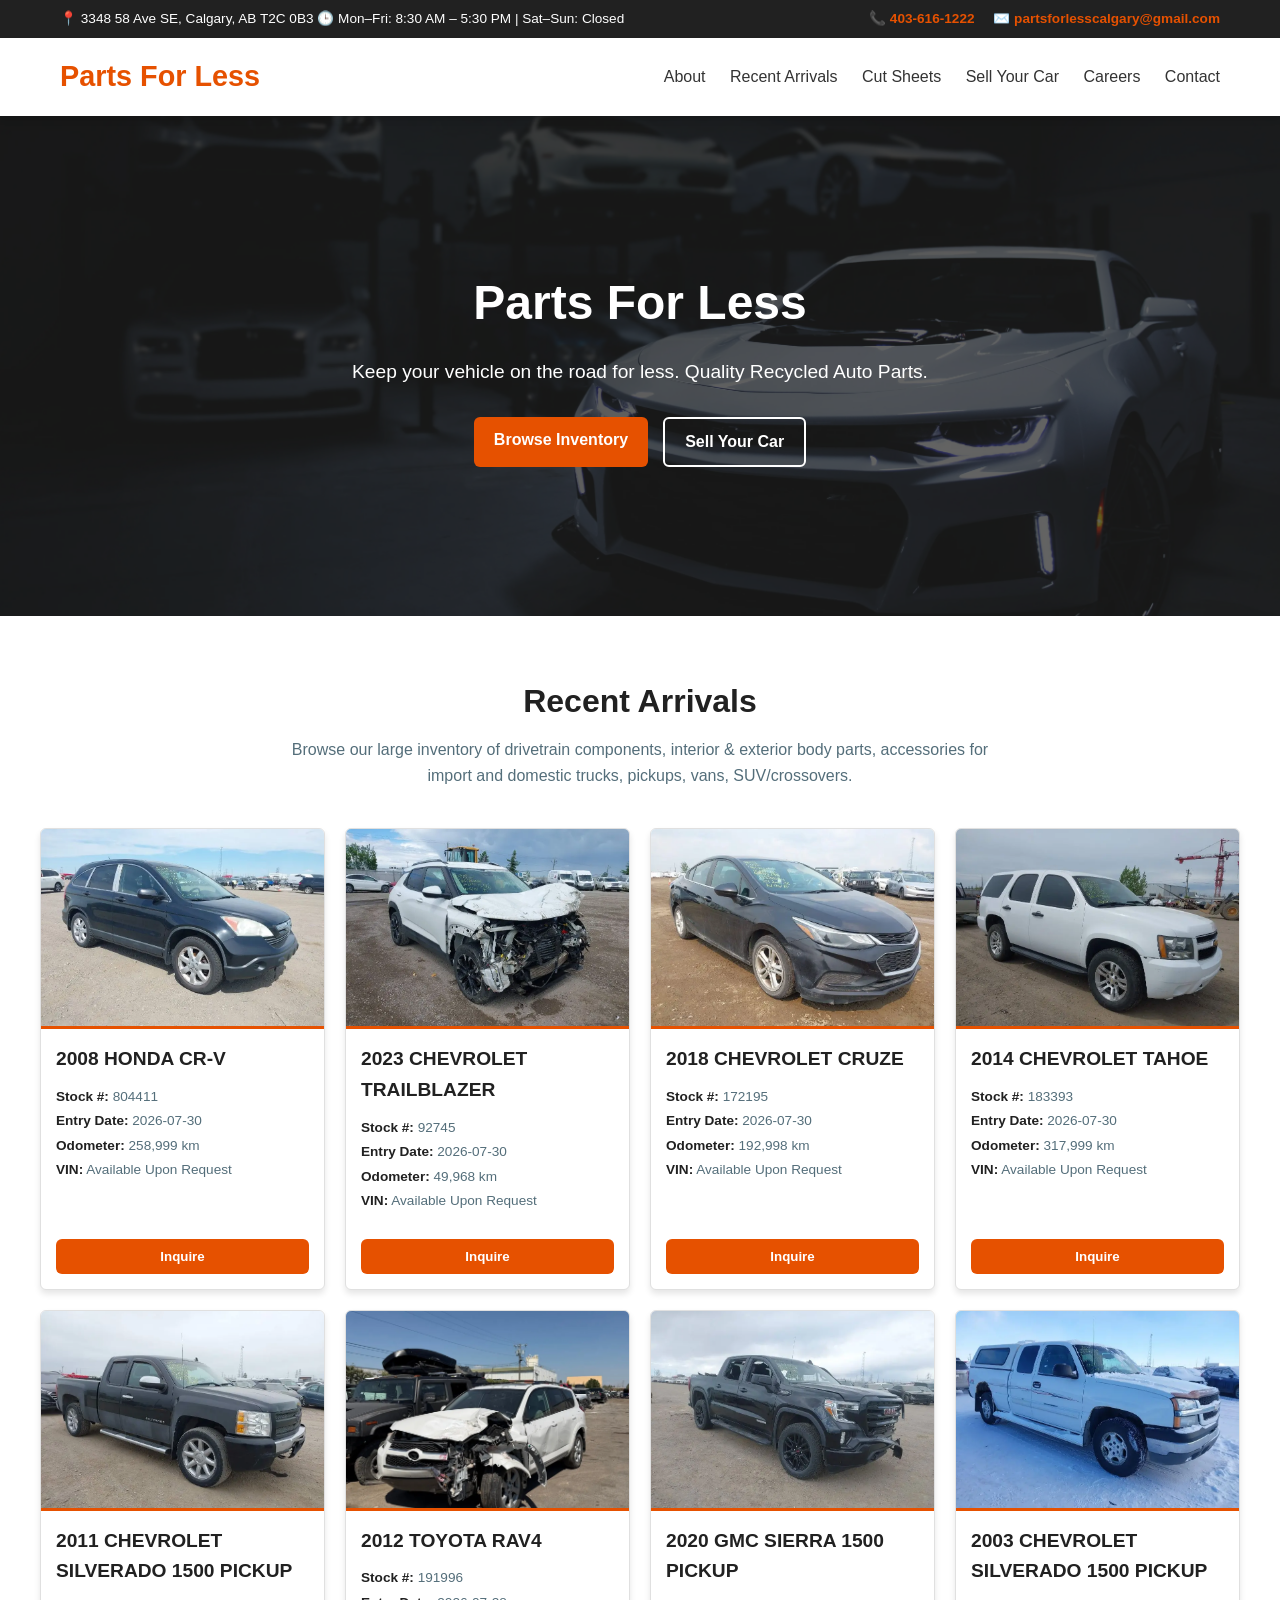
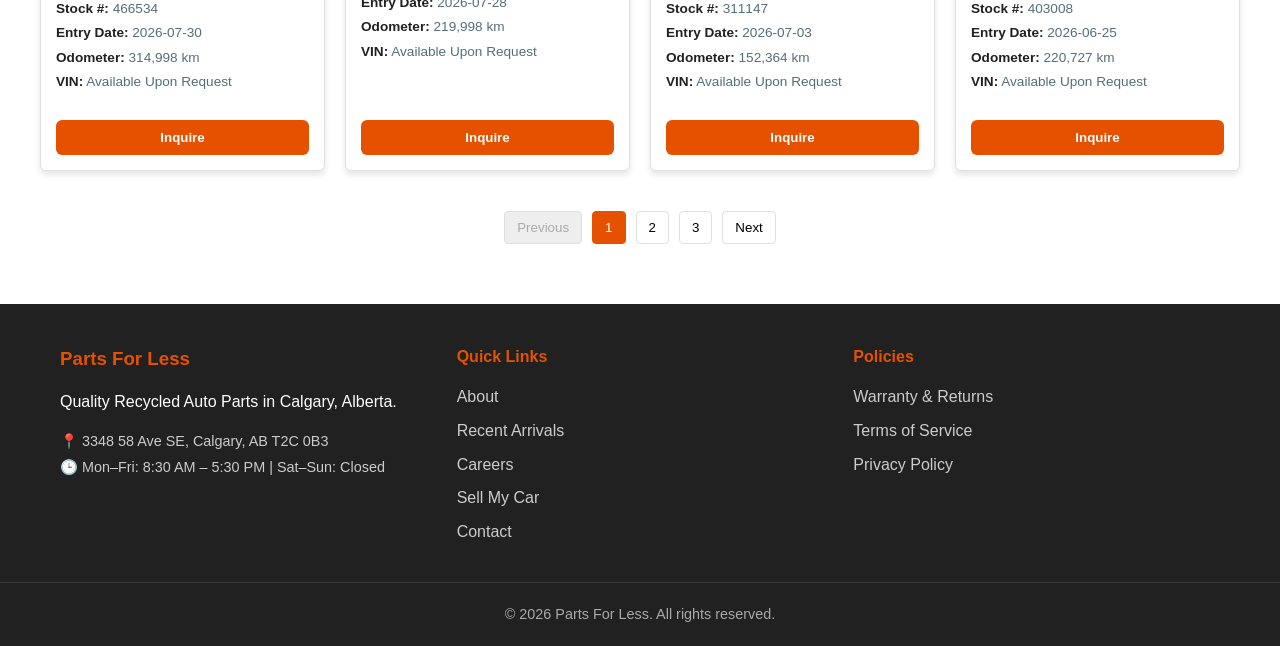
<file: index.html>
<!DOCTYPE html>
<html lang="en">

<head>
  <meta charset="UTF-8">
  <meta name="viewport" content="width=device-width, initial-scale=1.0">
  <title>Inventory | Parts For Less</title>
  <link rel="stylesheet" href="assets/css/styles.css">
</head>

<body>

  <div class="top-bar">
    <div class="container top-bar-content">
      <div class="contact-info">
        <span>📍 3348 58 Ave SE, Calgary, AB T2C 0B3</span>
        <span>🕒 Mon–Fri: 8:30 AM – 5:30 PM | Sat–Sun: Closed</span>
      </div>
      <div class="contact-links">
        <a href="tel:4036161222">📞 403-616-1222</a>
        <a href="mailto:partsforlesscalgary@gmail.com">✉️ partsforlesscalgary@gmail.com</a>
      </div>
    </div>
  </div>

  <header class="header sticky">
    <div class="container header-container">
      <div class="logo">
        <h1><a href="/">Parts For Less</a></h1>
        <!-- <p>Quality Recycled Auto Parts</p> -->
      </div>
      <nav class="nav-links">
        <a href="about.html">About</a>
        <a href="index.html#inventory-section">Recent Arrivals</a>
        <a href="cut-sheets.html">Cut Sheets</a>
        <a href="sell.html">Sell Your Car</a>
        <a href="careers.html">Careers</a>
        <a href="contact.html">Contact</a>
      </nav>
    </div>
  </header>

  <section class="hero">
    <div class="hero-overlay">
      <div class="container hero-content">
        <h2>Parts For Less</h2>
        <p>Keep your vehicle on the road for less. Quality Recycled Auto Parts.</p>
        <div class="hero-buttons">
          <a href="#inventory-section" class="btn btn-primary">Browse Inventory</a>
          <a href="sell.html" class="btn btn-outline">Sell Your Car</a>
        </div>
      </div>
    </div>
  </section>

  <section id="inventory-section" class="section container">
    <div class="section-header">
      <h2>Recent Arrivals</h2>
      <p>Browse our large inventory of drivetrain components, interior & exterior body parts, accessories for import and
        domestic trucks, pickups, vans, SUV/crossovers.</p>
    </div>

    <div id="inventory-grid" class="inventory-grid"></div>

    <div id="pagination-controls" class="pagination"></div>
  </section>

  <footer class="footer">
    <div class="container footer-content">
      <div class="footer-col">
        <h3>Parts For Less</h3>
        <p>Quality Recycled Auto Parts in Calgary, Alberta.</p>
        <p style="margin-top: 15px; font-size: 0.9rem; color: #ccc; line-height: 1.8;">
          📍 3348 58 Ave SE, Calgary, AB T2C 0B3<br>
          🕒 Mon–Fri: 8:30 AM – 5:30 PM | Sat–Sun: Closed
        </p>
      </div>
      <div class="footer-col">
        <h4>Quick Links</h4>
        <a href="about.html">About</a>
        <a href="index.html#inventory-section">Recent Arrivals</a>
        <a href="careers.html">Careers</a>
        <a href="sell.html">Sell My Car</a>
        <a href="contact.html">Contact</a>
      </div>
      <div class="footer-col">
        <h4>Policies</h4>
        <a href="#" class="policy-trigger" data-policy="warranty">Warranty & Returns</a>
        <a href="#" class="policy-trigger" data-policy="tos">Terms of Service</a>
        <a href="#" class="policy-trigger" data-policy="privacy">Privacy Policy</a>
      </div>
    </div>
    <div class="footer-bottom">
      <p>&copy; 2026 Parts For Less. All rights reserved.</p>
    </div>
  </footer>

  <!-- Inquire Modal -->
  <div id="inquire-modal" class="modal-overlay">
    <div class="modal-content">
      <div class="modal-header">
        <h3 id="modal-vehicle-title">Vehicle Title</h3>
        <button class="close-btn close-modal-trigger" id="close-modal-x">&times;</button>
      </div>
      <div class="modal-body">
        <form id="inquire-form">
          <div class="form-group"><label>Name</label><input type="text" required></div>
          <div class="form-group"><label>Email</label><input type="email" required></div>
          <div class="form-group"><label>Phone Number</label><input type="tel" required></div>
          <div class="form-group"><label>Message</label><textarea rows="4" required></textarea></div>
        </form>
      </div>

      <div class="modal-footer">
        <button type="button" class="btn btn-outline close-modal-trigger" id="close-modal-btn">Close</button>
        <button type="submit" form="inquire-form" class="btn btn-primary">Send Inquiry</button>
      </div>
    </div>
  </div>

  <div id="warranty-modal" class="modal-overlay">
    <div class="modal-content">
      <div class="modal-header">
        <h3>Returns & Exchange Policy</h3>
        <button class="close-btn close-modal-trigger">&times;</button>
      </div>
      <div class="modal-body scrollable policy-content">
        <p>At Parts For Less, we stand behind the quality of our auto parts. Please review our policy carefully, as it
          outlines strict conditions regarding exchanges, warranties, and final sales.</p>

        <h4>Sales, Returns & Exchanges Overview</h4>
        <p>While most purchases are final, Parts For Less does offer exchanges under specific circumstances.
          Installation is permitted solely for the purpose of verifying that the part is functional and correct. Any use
          beyond testing (continued driving, damage, or modification) may void eligibility.</p>

        <h4>Exchanges for Defective or Incorrect Parts</h4>
        <p>Exchanges are permitted within 7 days of purchase under the following conditions:</p>
        <p><strong>1. Defective Part</strong><br>An exchange may be approved if:</p>
        <ul>
          <li>The part is defective and not functioning properly</li>
          <li>The defect is identified during initial installation or testing only</li>
          <li>The request is made within 7 days of purchase</li>
        </ul>
        <p><strong>2. Incorrect Part Ordered</strong><br>If a customer orders the wrong part, Parts For Less may offer
          an exchange provided that (we may ask for video proof or photos):</p>
        <ul>
          <li>The part was installed only to verify fitment or functionality</li>
          <li>The part shows no signs of damage, misuse, or modification</li>
          <li>The exchange request is made within 7 days of purchase</li>
        </ul>
        <p><em>No refunds are issued. Exchanges are subject to inspection and approval. No exchanges will be accepted
            after 7 days.</em></p>

        <h4>Non-Exchangeable Items</h4>
        <p>The following items are not eligible for exchange under any circumstances:</p>
        <ul>
          <li>Parts that have been damaged beyond installation testing</li>
          <li>Electrical components (stereo, radio, amplifier, control modules/computers, fuse box, camera/sensors)</li>
          <li>Customized or special-order parts</li>
          <li>Parts damaged due to improper installation, misuse, or continued operation after a defect is identified
          </li>
        </ul>

        <h4>Parts Warranty (Powertrain Only)</h4>
        <p>Parts For Less provides a 90-day parts-only warranty unless otherwise stated strictly limited to the
          following powertrain components:</p>
        <ul>
          <li>Engines</li>
          <li>Transmissions</li>
          <li>Transfer cases</li>
          <li>Differentials</li>
        </ul>
        <p>This warranty covers the replacement of the defective part only, where the defect is determined to have
          existed at the time of sale and is attributable to Parts For Less. <strong>All other parts are sold with no
            warranty expressed or implied.</strong> Warranty claims are subject to inspection and approval by Parts For
          Less. This warranty does not cover labor costs, installation, diagnostics, towing, fluids, seals, gaskets,
          downtime, loss of use, or any related or consequential expenses.</p>

        <h4>Exchange Process</h4>
        <p>To request an exchange for a defective item:</p>
        <ul>
          <li>Contact our Customer Service team within 7 days of purchase.</li>
          <li>Provide proof of purchase and details of the defect.</li>
          <li>If approved, you will receive instructions for returning the item.</li>
        </ul>
        <p><em>Items returned without prior approval will not be accepted.</em></p>

        <h4>Shipping Costs & Damage Disclaimer</h4>
        <p>Customers are responsible for all shipping costs unless the defect is confirmed to be the result of an error
          on our end. Parts For Less is not responsible for any damage incurred during shipping. All parts are carefully
          packaged prior to shipment; however, once the shipment is in the carrier’s possession, liability transfers to
          the carrier.</p>
        <p>Shipping damage will not be covered unless additional shipping insurance is purchased at the time of
          checkout. Without added insurance, the customer assumes all risk of loss or damage during transit. Any
          shipping damage must be reported directly to the carrier in accordance with their claims process.</p>

        <h4>Limited 90-Day Parts-Only Warranty (Powertrain Components)</h4>
        <p>Parts For Less provides a limited 90-day parts-only warranty unless otherwise stated exclusively for the
          following powertrain components: Engines, Transmissions, Transfer cases, and Differentials. This warranty
          covers defects in materials or workmanship that are determined to have existed at the time of sale, under
          normal use and service, for 90 days from the date of purchase.</p>
        <p><strong>Coverage Exclusions:</strong> This limited warranty does not cover:</p>
        <ul>
          <li>Damage resulting from accidents, misuse, abuse, neglect, overheating, lack of maintenance, or improper
            installation</li>
          <li>Any modifications, disassembly, or repairs performed without prior written authorization from Parts For
            Less</li>
          <li>Parts used for racing, competition, off-road abuse, or commercial overloading</li>
          <li>Normal wear and tear or cosmetic damage</li>
          <li>Seals, gaskets, sensors, belts, hoses, fluids, batteries, filters, or routine maintenance items</li>
          <li>Labor, installation, diagnostics, towing, storage, downtime, or loss of use</li>
        </ul>
        <p><em>All non-powertrain parts are sold with no warranty expressed or implied.</em></p>

        <p><strong>Contact Us:</strong> If you have questions regarding this policy, please contact Parts For Less
          Customer Service before making a purchase. By completing a purchase with Parts For Less, you acknowledge and
          agree to this Returns & Exchange Policy. Nothing in this policy is intended to limit any rights that cannot be
          excluded under applicable Canadian federal or provincial consumer protection legislation.</p>
      </div>
      <div class="modal-footer">
        <button type="button" class="btn btn-primary close-modal-trigger">I Understand</button>
      </div>
    </div>
  </div>

  <div id="tos-modal" class="modal-overlay">
    <div class="modal-content">
      <div class="modal-header">
        <h3>Terms of Service</h3>
        <button class="close-btn close-modal-trigger">&times;</button>
      </div>
      <div class="modal-body scrollable policy-content">
        <p><strong>Terms of Service for Online Auto Parts Sales</strong><br>Welcome to Parts For Less - Your Trusted
          Source for Quality Auto Parts! By accessing and using our website, you agree to comply with and be bound by
          the following Terms of Service. Please read these terms carefully before using our services.</p>

        <h4>1. Acceptance of Terms</h4>
        <p>By using our website and services, you agree to abide by these Terms of Service and any additional terms and
          conditions referenced herein.</p>

        <h4>2. Description of Services</h4>
        <p>Parts For Less provides an online platform for the sale of auto parts. We offer a range of recycled auto
          parts for various makes and models.</p>

        <h4>3. Ordering and Purchasing</h4>
        <ul>
          <li><strong>Availability:</strong> All products are subject to availability. We reserve the right to limit the
            quantity of items purchased.</li>
          <li><strong>Pricing:</strong> Prices are as listed on the website and are subject to change without notice.
            All prices are in Canadian Dollars.</li>
          <li><strong>Order Confirmation:</strong> Upon placing an order, you will receive an email confirmation with
            details of your purchase.</li>
        </ul>

        <h4>4. Payment</h4>
        <ul>
          <li><strong>Payment Methods:</strong> We accept credit card, debit, Interac E-Transfer, and cash. We do not
            accept checks. Payment must be received in full before the order is processed.</li>
          <li><strong>Security:</strong> Your payment information is securely processed. We do not store sensitive
            payment details on our servers.</li>
        </ul>

        <h4>5. Shipping and Delivery</h4>
        <ul>
          <li><strong>Shipping Fees:</strong> Shipping fees are calculated based on the shipping destination and the
            weight of the order.</li>
          <li><strong>Delivery Time:</strong> Estimated delivery times will be provided at the time of purchase. Delays
            may occur due to unforeseen circumstances.</li>
        </ul>

        <h4>6. Returns and Refunds</h4>
        <p><strong>Return Policy:</strong> Please refer to our Returns Policy for information on returning items and
          eligibility for refunds.</p>

        <h4>7. Warranties</h4>
        <p><strong>Product Warranties:</strong> Some products may be covered by warranties. Please check the product
          details for specific warranty information.</p>

        <h4>8. Intellectual Property</h4>
        <p><strong>Copyright:</strong> All content on the website, including images, text, and logos, is the property of
          Parts For Less and is protected by copyright laws.</p>

        <h4>9. User Responsibilities</h4>
        <ul>
          <li><strong>Account Security:</strong> You are responsible for maintaining the confidentiality of your account
            information.</li>
          <li><strong>Prohibited Activities:</strong> Users are prohibited from engaging in any unlawful or harmful
            activities on the website.</li>
        </ul>

        <h4>10. Governing Law</h4>
        <p>These Terms of Service are governed by and construed in accordance with the laws of Alberta, Canada.</p>

        <h4>11. Changes to Terms</h4>
        <p>Parts For Less reserves the right to update or modify these Terms of Service at any time. Please review the
          terms periodically for changes.</p>

        <p><strong>Contact Us:</strong> If you have any questions or concerns regarding these Terms of Service, please
          contact us. Thank you for choosing Parts For Less! We appreciate your business.</p>
      </div>
      <div class="modal-footer">
        <button type="button" class="btn btn-primary close-modal-trigger">Close</button>
      </div>
    </div>
  </div>

  <div id="privacy-modal" class="modal-overlay">
    <div class="modal-content">
      <div class="modal-header">
        <h3>Privacy Policy</h3>
        <button class="close-btn close-modal-trigger">&times;</button>
      </div>
      <div class="modal-body scrollable policy-content">
        <p>At Parts For Less, we understand the importance of your privacy and are committed to safeguarding your
          personal information. This Privacy Policy outlines how we collect, use, disclose, and protect your information
          when you use our website or engage with our services.</p>

        <h4>Information We Collect</h4>
        <ul>
          <li><strong>Personal Information:</strong> We may collect personal information such as your name, email
            address, phone number, and other relevant details when you voluntarily provide them to us.</li>
          <li><strong>Automatically Collected Information:</strong> Our website may gather certain information
            automatically, including but not limited to your IP address, browser type, device information, and usage
            patterns.</li>
        </ul>

        <h4>How We Use Your Information</h4>
        <p>We use the collected information for the following purposes:</p>
        <ul>
          <li><strong>Communication:</strong> To respond to your inquiries, provide information about our services, and
            communicate updates.</li>
          <li><strong>Personalization:</strong> To tailor our services and content to your preferences and needs.</li>
          <li><strong>Analytics:</strong> To analyze website usage patterns, improve our services, and enhance user
            experience.</li>
          <li><strong>Marketing:</strong> To send you relevant promotional materials, newsletters, and updates, provided
            you have opted in to receive such communications.</li>
        </ul>

        <h4>Disclosure of Your Information</h4>
        <p>We may share your information with:</p>
        <ul>
          <li><strong>Service Providers:</strong> Trusted third-party service providers who assist us in delivering our
            services.</li>
          <li><strong>Legal Compliance:</strong> When required by law or in response to a legal process.</li>
        </ul>

        <h4>Your Choices</h4>
        <p>You have the right to:</p>
        <ul>
          <li><strong>Access and Correct:</strong> Access and correct your personal information held by us.</li>
          <li><strong>Opt-Out:</strong> Opt-out of receiving promotional communications at any time.</li>
        </ul>

        <h4>Security</h4>
        <p>We take reasonable steps to protect your personal information from unauthorized access, use, or disclosure.
        </p>

        <h4>Third-Party Links</h4>
        <p>Our website may contain links to third-party websites. We are not responsible for the privacy practices or
          content of these sites. Please review the privacy policies of third-party sites before providing any personal
          information.</p>

        <h4>Updates to Privacy Policy</h4>
        <p>This Privacy Policy may be updated periodically to reflect changes in our practices. Please review the policy
          regularly for any updates.</p>

        <p><strong>Contact Us:</strong> If you have questions about our Privacy Policy or the handling of your personal
          information, please contact us. Thank you for choosing Parts For Less. Your privacy is important to us, and we
          appreciate your trust in how we handle your information.</p>
      </div>
      <div class="modal-footer">
        <button type="button" class="btn btn-primary close-modal-trigger">Close</button>
      </div>
    </div>
  </div>

  <script src="assets/js/data.js"></script>
  <script src="assets/js/script.js"></script>
</body>

</html>
</file>
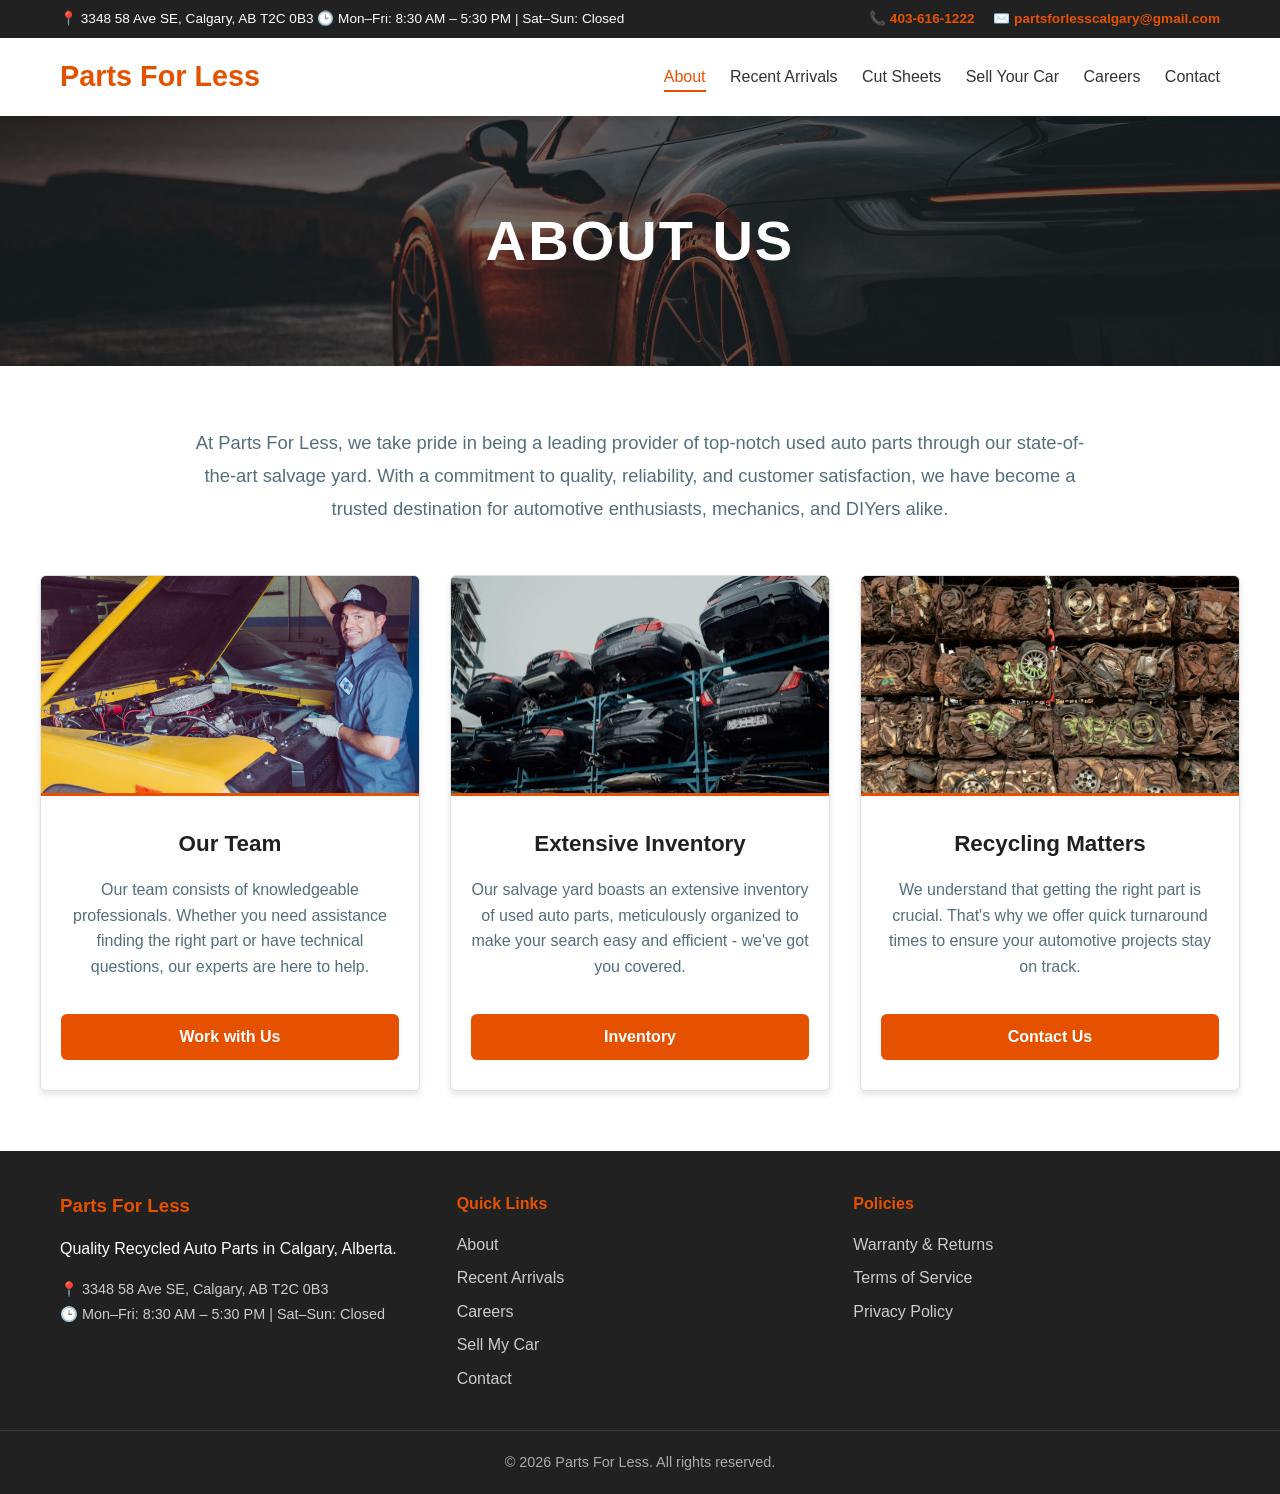
<file: about.html>
<!DOCTYPE html>
<html lang="en">

<head>
  <meta charset="UTF-8">
  <meta name="viewport" content="width=device-width, initial-scale=1.0">
  <title>About Us | Parts For Less</title>
  <link rel="stylesheet" href="assets/css/styles.css">
</head>

<body>

  <div class="top-bar">
    <div class="container top-bar-content">
      <div class="contact-info">
        <span>📍 3348 58 Ave SE, Calgary, AB T2C 0B3</span>
        <span>🕒 Mon–Fri: 8:30 AM – 5:30 PM | Sat–Sun: Closed</span>
      </div>
      <div class="contact-links">
        <a href="tel:4036161222">📞 403-616-1222</a>
        <a href="mailto:partsforlesscalgary@gmail.com">✉️ partsforlesscalgary@gmail.com</a>
      </div>
    </div>
  </div>

  <header class="header sticky">
    <div class="container header-container">
      <div class="logo">
        <h1><a href="/">Parts For Less</a></h1>
        <!-- <p>Quality Recycled Auto Parts</p> -->
      </div>
      <nav class="nav-links">
        <a href="about.html" class="active-nav">About</a>
        <a href="index.html#inventory-section">Recent Arrivals</a>
        <a href="cut-sheets.html">Cut Sheets</a>
        <a href="sell.html">Sell Your Car</a>
        <a href="careers.html">Careers</a>
        <a href="contact.html">Contact</a>
      </nav>
    </div>
  </header>

  <section class="page-banner banner-about">
    <h1>About Us</h1>
  </section>

  <section class="section container">
    <div class="about-intro">
      <p>At Parts For Less, we take pride in being a leading provider of top-notch used auto parts through our
        state-of-the-art salvage yard. With a commitment to quality, reliability, and customer satisfaction, we have
        become a trusted destination for automotive enthusiasts, mechanics, and DIYers alike.</p>
    </div>

    <div class="about-grid">
      <div class="feature-card">
        <img src="assets/images/team.webp" alt="Our Team">
        <div class="feature-card-content">
          <h3>Our Team</h3>
          <p>Our team consists of knowledgeable professionals. Whether you need assistance finding the right part or
            have technical questions, our experts are here to help.</p>
          <a href="careers.html" class="btn btn-primary btn-block">Work with Us</a>
        </div>
      </div>

      <div class="feature-card">
        <img src="assets/images/inventory.webp" alt="Extensive Inventory">
        <div class="feature-card-content">
          <h3>Extensive Inventory</h3>
          <p>Our salvage yard boasts an extensive inventory of used auto parts, meticulously organized to make your
            search easy and efficient - we've got you covered.</p>
          <a href="index.html#inventory-section" class="btn btn-primary btn-block">Inventory</a>
        </div>
      </div>

      <div class="feature-card">
        <img src="assets/images/recycling.webp" alt="Recycling Matters">
        <div class="feature-card-content">
          <h3>Recycling Matters</h3>
          <p>We understand that getting the right part is crucial. That's why we offer quick turnaround times to ensure
            your automotive projects stay on track.</p>
          <a href="contact.html" class="btn btn-primary btn-block">Contact Us</a>
        </div>
      </div>
    </div>
  </section>

  <footer class="footer">
    <div class="container footer-content">
      <div class="footer-col">
        <h3>Parts For Less</h3>
        <p>Quality Recycled Auto Parts in Calgary, Alberta.</p>
        <p style="margin-top: 15px; font-size: 0.9rem; color: #ccc; line-height: 1.8;">
          📍 3348 58 Ave SE, Calgary, AB T2C 0B3<br>
          🕒 Mon–Fri: 8:30 AM – 5:30 PM | Sat–Sun: Closed
        </p>
      </div>
      <div class="footer-col">
        <h4>Quick Links</h4>
        <a href="about.html">About</a>
        <a href="index.html#inventory-section">Recent Arrivals</a>
        <a href="careers.html">Careers</a>
        <a href="sell.html">Sell My Car</a>
        <a href="contact.html">Contact</a>
      </div>
      <div class="footer-col">
        <h4>Policies</h4>
        <a href="#" class="policy-trigger" data-policy="warranty">Warranty & Returns</a>
        <a href="#" class="policy-trigger" data-policy="tos">Terms of Service</a>
        <a href="#" class="policy-trigger" data-policy="privacy">Privacy Policy</a>
      </div>
    </div>
    <div class="footer-bottom">
      <p>&copy; 2026 Parts For Less. All rights reserved.</p>
    </div>
  </footer>

  <div id="warranty-modal" class="modal-overlay">
    <div class="modal-content">
      <div class="modal-header">
        <h3>Returns & Exchange Policy</h3>
        <button class="close-btn close-modal-trigger">&times;</button>
      </div>
      <div class="modal-body scrollable policy-content">
        <p>At Parts For Less, we stand behind the quality of our auto parts. Please review our policy carefully, as it
          outlines strict conditions regarding exchanges, warranties, and final sales.</p>

        <h4>Sales, Returns & Exchanges Overview</h4>
        <p>While most purchases are final, Parts For Less does offer exchanges under specific circumstances.
          Installation is permitted solely for the purpose of verifying that the part is functional and correct. Any use
          beyond testing (continued driving, damage, or modification) may void eligibility.</p>

        <h4>Exchanges for Defective or Incorrect Parts</h4>
        <p>Exchanges are permitted within 7 days of purchase under the following conditions:</p>
        <p><strong>1. Defective Part</strong><br>An exchange may be approved if:</p>
        <ul>
          <li>The part is defective and not functioning properly</li>
          <li>The defect is identified during initial installation or testing only</li>
          <li>The request is made within 7 days of purchase</li>
        </ul>
        <p><strong>2. Incorrect Part Ordered</strong><br>If a customer orders the wrong part, Parts For Less may offer
          an exchange provided that (we may ask for video proof or photos):</p>
        <ul>
          <li>The part was installed only to verify fitment or functionality</li>
          <li>The part shows no signs of damage, misuse, or modification</li>
          <li>The exchange request is made within 7 days of purchase</li>
        </ul>
        <p><em>No refunds are issued. Exchanges are subject to inspection and approval. No exchanges will be accepted
            after 7 days.</em></p>

        <h4>Non-Exchangeable Items</h4>
        <p>The following items are not eligible for exchange under any circumstances:</p>
        <ul>
          <li>Parts that have been damaged beyond installation testing</li>
          <li>Electrical components (stereo, radio, amplifier, control modules/computers, fuse box, camera/sensors)</li>
          <li>Customized or special-order parts</li>
          <li>Parts damaged due to improper installation, misuse, or continued operation after a defect is identified
          </li>
        </ul>

        <h4>Parts Warranty (Powertrain Only)</h4>
        <p>Parts For Less provides a 90-day parts-only warranty unless otherwise stated strictly limited to the
          following powertrain components:</p>
        <ul>
          <li>Engines</li>
          <li>Transmissions</li>
          <li>Transfer cases</li>
          <li>Differentials</li>
        </ul>
        <p>This warranty covers the replacement of the defective part only, where the defect is determined to have
          existed at the time of sale and is attributable to Parts For Less. <strong>All other parts are sold with no
            warranty expressed or implied.</strong> Warranty claims are subject to inspection and approval by Parts For
          Less. This warranty does not cover labor costs, installation, diagnostics, towing, fluids, seals, gaskets,
          downtime, loss of use, or any related or consequential expenses.</p>

        <h4>Exchange Process</h4>
        <p>To request an exchange for a defective item:</p>
        <ul>
          <li>Contact our Customer Service team within 7 days of purchase.</li>
          <li>Provide proof of purchase and details of the defect.</li>
          <li>If approved, you will receive instructions for returning the item.</li>
        </ul>
        <p><em>Items returned without prior approval will not be accepted.</em></p>

        <h4>Shipping Costs & Damage Disclaimer</h4>
        <p>Customers are responsible for all shipping costs unless the defect is confirmed to be the result of an error
          on our end. Parts For Less is not responsible for any damage incurred during shipping. All parts are carefully
          packaged prior to shipment; however, once the shipment is in the carrier’s possession, liability transfers to
          the carrier.</p>
        <p>Shipping damage will not be covered unless additional shipping insurance is purchased at the time of
          checkout. Without added insurance, the customer assumes all risk of loss or damage during transit. Any
          shipping damage must be reported directly to the carrier in accordance with their claims process.</p>

        <h4>Limited 90-Day Parts-Only Warranty (Powertrain Components)</h4>
        <p>Parts For Less provides a limited 90-day parts-only warranty unless otherwise stated exclusively for the
          following powertrain components: Engines, Transmissions, Transfer cases, and Differentials. This warranty
          covers defects in materials or workmanship that are determined to have existed at the time of sale, under
          normal use and service, for 90 days from the date of purchase.</p>
        <p><strong>Coverage Exclusions:</strong> This limited warranty does not cover:</p>
        <ul>
          <li>Damage resulting from accidents, misuse, abuse, neglect, overheating, lack of maintenance, or improper
            installation</li>
          <li>Any modifications, disassembly, or repairs performed without prior written authorization from Parts For
            Less</li>
          <li>Parts used for racing, competition, off-road abuse, or commercial overloading</li>
          <li>Normal wear and tear or cosmetic damage</li>
          <li>Seals, gaskets, sensors, belts, hoses, fluids, batteries, filters, or routine maintenance items</li>
          <li>Labor, installation, diagnostics, towing, storage, downtime, or loss of use</li>
        </ul>
        <p><em>All non-powertrain parts are sold with no warranty expressed or implied.</em></p>

        <p><strong>Contact Us:</strong> If you have questions regarding this policy, please contact Parts For Less
          Customer Service before making a purchase. By completing a purchase with Parts For Less, you acknowledge and
          agree to this Returns & Exchange Policy. Nothing in this policy is intended to limit any rights that cannot be
          excluded under applicable Canadian federal or provincial consumer protection legislation.</p>
      </div>
      <div class="modal-footer">
        <button type="button" class="btn btn-primary close-modal-trigger">I Understand</button>
      </div>
    </div>
  </div>

  <div id="tos-modal" class="modal-overlay">
    <div class="modal-content">
      <div class="modal-header">
        <h3>Terms of Service</h3>
        <button class="close-btn close-modal-trigger">&times;</button>
      </div>
      <div class="modal-body scrollable policy-content">
        <p><strong>Terms of Service for Online Auto Parts Sales</strong><br>Welcome to Parts For Less - Your Trusted
          Source for Quality Auto Parts! By accessing and using our website, you agree to comply with and be bound by
          the following Terms of Service. Please read these terms carefully before using our services.</p>

        <h4>1. Acceptance of Terms</h4>
        <p>By using our website and services, you agree to abide by these Terms of Service and any additional terms and
          conditions referenced herein.</p>

        <h4>2. Description of Services</h4>
        <p>Parts For Less provides an online platform for the sale of auto parts. We offer a range of recycled auto
          parts for various makes and models.</p>

        <h4>3. Ordering and Purchasing</h4>
        <ul>
          <li><strong>Availability:</strong> All products are subject to availability. We reserve the right to limit the
            quantity of items purchased.</li>
          <li><strong>Pricing:</strong> Prices are as listed on the website and are subject to change without notice.
            All prices are in Canadian Dollars.</li>
          <li><strong>Order Confirmation:</strong> Upon placing an order, you will receive an email confirmation with
            details of your purchase.</li>
        </ul>

        <h4>4. Payment</h4>
        <ul>
          <li><strong>Payment Methods:</strong> We accept credit card, debit, Interac E-Transfer, and cash. We do not
            accept checks. Payment must be received in full before the order is processed.</li>
          <li><strong>Security:</strong> Your payment information is securely processed. We do not store sensitive
            payment details on our servers.</li>
        </ul>

        <h4>5. Shipping and Delivery</h4>
        <ul>
          <li><strong>Shipping Fees:</strong> Shipping fees are calculated based on the shipping destination and the
            weight of the order.</li>
          <li><strong>Delivery Time:</strong> Estimated delivery times will be provided at the time of purchase. Delays
            may occur due to unforeseen circumstances.</li>
        </ul>

        <h4>6. Returns and Refunds</h4>
        <p><strong>Return Policy:</strong> Please refer to our Returns Policy for information on returning items and
          eligibility for refunds.</p>

        <h4>7. Warranties</h4>
        <p><strong>Product Warranties:</strong> Some products may be covered by warranties. Please check the product
          details for specific warranty information.</p>

        <h4>8. Intellectual Property</h4>
        <p><strong>Copyright:</strong> All content on the website, including images, text, and logos, is the property of
          Parts For Less and is protected by copyright laws.</p>

        <h4>9. User Responsibilities</h4>
        <ul>
          <li><strong>Account Security:</strong> You are responsible for maintaining the confidentiality of your account
            information.</li>
          <li><strong>Prohibited Activities:</strong> Users are prohibited from engaging in any unlawful or harmful
            activities on the website.</li>
        </ul>

        <h4>10. Governing Law</h4>
        <p>These Terms of Service are governed by and construed in accordance with the laws of Alberta, Canada.</p>

        <h4>11. Changes to Terms</h4>
        <p>Parts For Less reserves the right to update or modify these Terms of Service at any time. Please review the
          terms periodically for changes.</p>

        <p><strong>Contact Us:</strong> If you have any questions or concerns regarding these Terms of Service, please
          contact us. Thank you for choosing Parts For Less! We appreciate your business.</p>
      </div>
      <div class="modal-footer">
        <button type="button" class="btn btn-primary close-modal-trigger">Close</button>
      </div>
    </div>
  </div>

  <div id="privacy-modal" class="modal-overlay">
    <div class="modal-content">
      <div class="modal-header">
        <h3>Privacy Policy</h3>
        <button class="close-btn close-modal-trigger">&times;</button>
      </div>
      <div class="modal-body scrollable policy-content">
        <p>At Parts For Less, we understand the importance of your privacy and are committed to safeguarding your
          personal information. This Privacy Policy outlines how we collect, use, disclose, and protect your information
          when you use our website or engage with our services.</p>

        <h4>Information We Collect</h4>
        <ul>
          <li><strong>Personal Information:</strong> We may collect personal information such as your name, email
            address, phone number, and other relevant details when you voluntarily provide them to us.</li>
          <li><strong>Automatically Collected Information:</strong> Our website may gather certain information
            automatically, including but not limited to your IP address, browser type, device information, and usage
            patterns.</li>
        </ul>

        <h4>How We Use Your Information</h4>
        <p>We use the collected information for the following purposes:</p>
        <ul>
          <li><strong>Communication:</strong> To respond to your inquiries, provide information about our services, and
            communicate updates.</li>
          <li><strong>Personalization:</strong> To tailor our services and content to your preferences and needs.</li>
          <li><strong>Analytics:</strong> To analyze website usage patterns, improve our services, and enhance user
            experience.</li>
          <li><strong>Marketing:</strong> To send you relevant promotional materials, newsletters, and updates, provided
            you have opted in to receive such communications.</li>
        </ul>

        <h4>Disclosure of Your Information</h4>
        <p>We may share your information with:</p>
        <ul>
          <li><strong>Service Providers:</strong> Trusted third-party service providers who assist us in delivering our
            services.</li>
          <li><strong>Legal Compliance:</strong> When required by law or in response to a legal process.</li>
        </ul>

        <h4>Your Choices</h4>
        <p>You have the right to:</p>
        <ul>
          <li><strong>Access and Correct:</strong> Access and correct your personal information held by us.</li>
          <li><strong>Opt-Out:</strong> Opt-out of receiving promotional communications at any time.</li>
        </ul>

        <h4>Security</h4>
        <p>We take reasonable steps to protect your personal information from unauthorized access, use, or disclosure.
        </p>

        <h4>Third-Party Links</h4>
        <p>Our website may contain links to third-party websites. We are not responsible for the privacy practices or
          content of these sites. Please review the privacy policies of third-party sites before providing any personal
          information.</p>

        <h4>Updates to Privacy Policy</h4>
        <p>This Privacy Policy may be updated periodically to reflect changes in our practices. Please review the policy
          regularly for any updates.</p>

        <p><strong>Contact Us:</strong> If you have questions about our Privacy Policy or the handling of your personal
          information, please contact us. Thank you for choosing Parts For Less. Your privacy is important to us, and we
          appreciate your trust in how we handle your information.</p>
      </div>
      <div class="modal-footer">
        <button type="button" class="btn btn-primary close-modal-trigger">Close</button>
      </div>
    </div>
  </div>

  <script src="assets/js/script.js"></script>
</body>

</html>
</file>
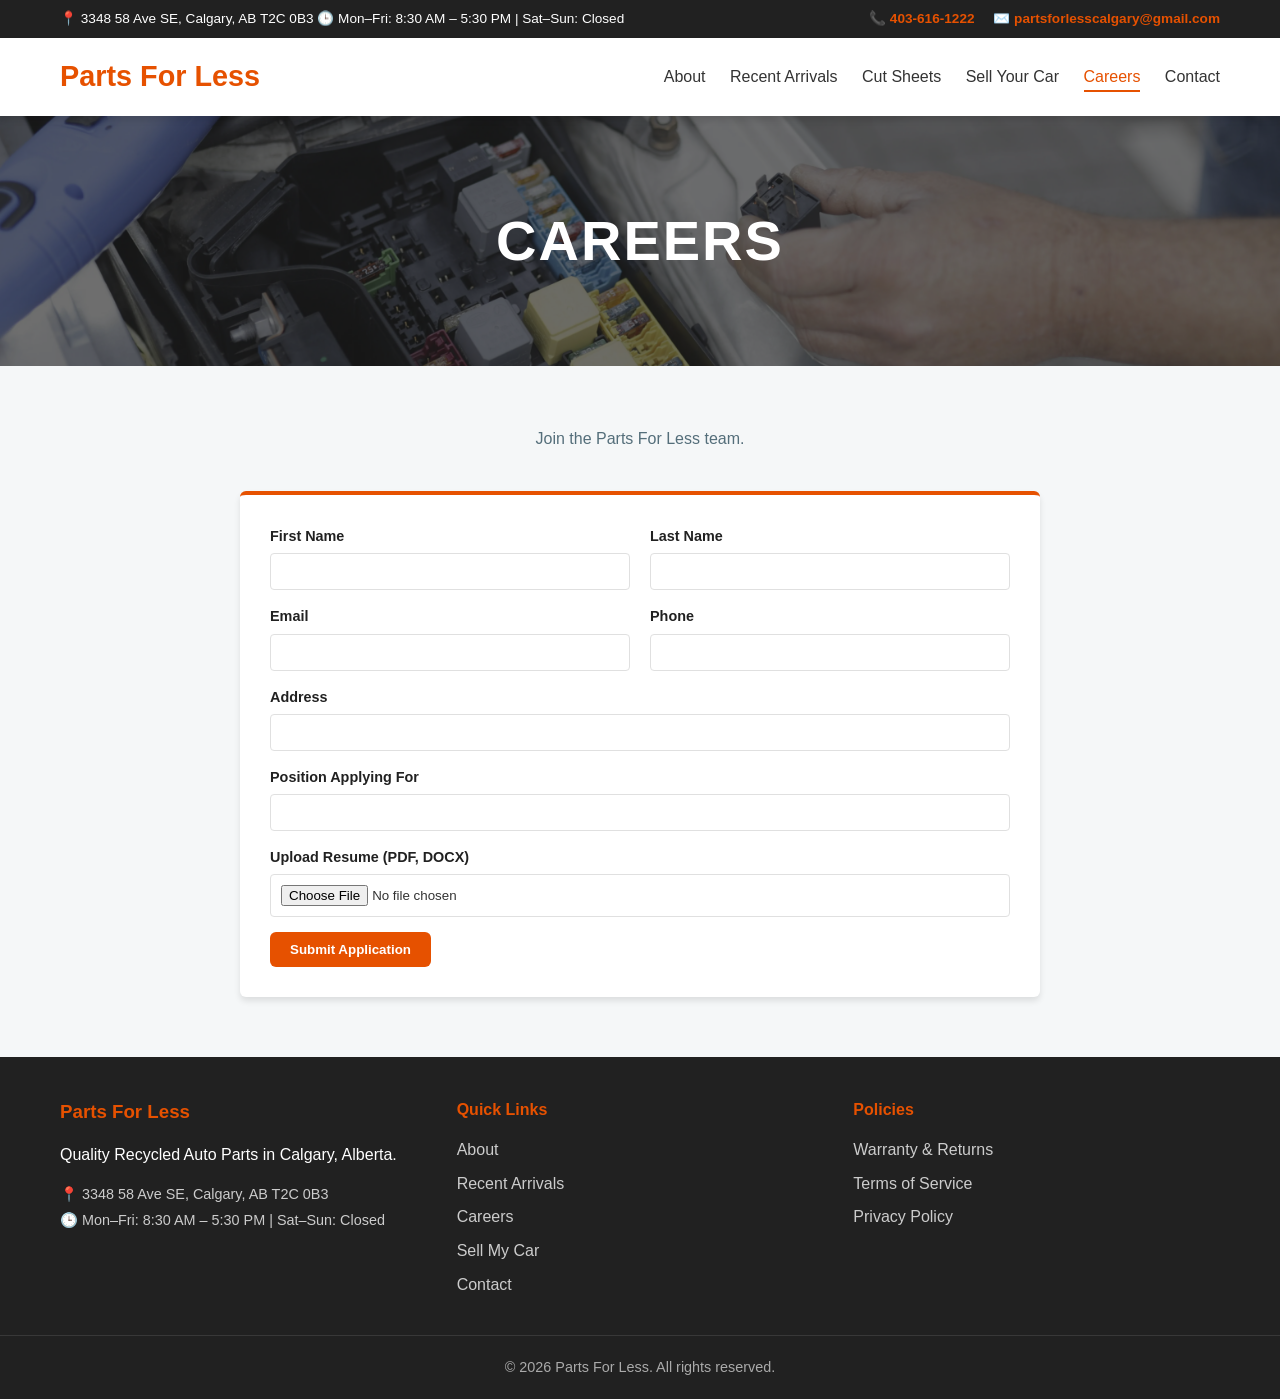
<file: careers.html>
<!DOCTYPE html>
<html lang="en">

<head>
  <meta charset="UTF-8">
  <meta name="viewport" content="width=device-width, initial-scale=1.0">
  <title>Careers | Parts For Less</title>
  <link rel="stylesheet" href="assets/css/styles.css">
</head>

<body class="bg-light">
  <div class="top-bar">
    <div class="container top-bar-content">
      <div class="contact-info">
        <span>📍 3348 58 Ave SE, Calgary, AB T2C 0B3</span>
        <span>🕒 Mon–Fri: 8:30 AM – 5:30 PM | Sat–Sun: Closed</span>
      </div>
      <div class="contact-links">
        <a href="tel:4036161222">📞 403-616-1222</a>
        <a href="mailto:partsforlesscalgary@gmail.com">✉️ partsforlesscalgary@gmail.com</a>
      </div>
    </div>
  </div>

  <header class="header sticky">
    <div class="container header-container">
      <div class="logo">
        <h1><a href="/">Parts For Less</a></h1>
        <!-- <p>Quality Recycled Auto Parts</p> -->
      </div>
      <nav class="nav-links">
        <a href="about.html">About</a>
        <a href="index.html#inventory-section">Recent Arrivals</a>
        <a href="cut-sheets.html">Cut Sheets</a>
        <a href="sell.html">Sell Your Car</a>
        <a href="careers.html" class="active-nav">Careers</a>
        <a href="contact.html">Contact</a>
      </nav>
    </div>
  </header>

  <section class="page-banner banner-careers">
    <h1>Careers</h1>
  </section>

  <section class="section container">
    <div class="section-header">
      <p>Join the Parts For Less team.</p>
    </div>
    <form class="form-container">
      <div class="form-row">
        <div class="form-group"><label>First Name</label><input type="text" required></div>
        <div class="form-group"><label>Last Name</label><input type="text" required></div>
      </div>
      <div class="form-row">
        <div class="form-group"><label>Email</label><input type="email" required></div>
        <div class="form-group"><label>Phone</label><input type="tel" required></div>
      </div>
      <div class="form-group"><label>Address</label><input type="text" required></div>
      <div class="form-group"><label>Position Applying For</label><input type="text" required></div>
      <div class="form-group">
        <label>Upload Resume (PDF, DOCX)</label>
        <input type="file" accept=".pdf, .doc, .docx" required>
      </div>
      <button type="submit" class="btn btn-primary">Submit Application</button>
    </form>
  </section>

  <footer class="footer">
    <div class="container footer-content">
      <div class="footer-col">
        <h3>Parts For Less</h3>
        <p>Quality Recycled Auto Parts in Calgary, Alberta.</p>
        <p style="margin-top: 15px; font-size: 0.9rem; color: #ccc; line-height: 1.8;">
          📍 3348 58 Ave SE, Calgary, AB T2C 0B3<br>
          🕒 Mon–Fri: 8:30 AM – 5:30 PM | Sat–Sun: Closed
        </p>
      </div>
      <div class="footer-col">
        <h4>Quick Links</h4>
        <a href="about.html">About</a>
        <a href="index.html#inventory-section">Recent Arrivals</a>
        <a href="careers.html">Careers</a>
        <a href="sell.html">Sell My Car</a>
        <a href="contact.html">Contact</a>
      </div>
      <div class="footer-col">
        <h4>Policies</h4>
        <a href="#" class="policy-trigger" data-policy="warranty">Warranty & Returns</a>
        <a href="#" class="policy-trigger" data-policy="tos">Terms of Service</a>
        <a href="#" class="policy-trigger" data-policy="privacy">Privacy Policy</a>
      </div>
    </div>
    <div class="footer-bottom">
      <p>&copy; 2026 Parts For Less. All rights reserved.</p>
    </div>
  </footer>

  <div id="warranty-modal" class="modal-overlay">
    <div class="modal-content">
      <div class="modal-header">
        <h3>Returns & Exchange Policy</h3>
        <button class="close-btn close-modal-trigger">&times;</button>
      </div>
      <div class="modal-body scrollable policy-content">
        <p>At Parts For Less, we stand behind the quality of our auto parts. Please review our policy carefully, as it
          outlines strict conditions regarding exchanges, warranties, and final sales.</p>

        <h4>Sales, Returns & Exchanges Overview</h4>
        <p>While most purchases are final, Parts For Less does offer exchanges under specific circumstances.
          Installation is permitted solely for the purpose of verifying that the part is functional and correct. Any use
          beyond testing (continued driving, damage, or modification) may void eligibility.</p>

        <h4>Exchanges for Defective or Incorrect Parts</h4>
        <p>Exchanges are permitted within 7 days of purchase under the following conditions:</p>
        <p><strong>1. Defective Part</strong><br>An exchange may be approved if:</p>
        <ul>
          <li>The part is defective and not functioning properly</li>
          <li>The defect is identified during initial installation or testing only</li>
          <li>The request is made within 7 days of purchase</li>
        </ul>
        <p><strong>2. Incorrect Part Ordered</strong><br>If a customer orders the wrong part, Parts For Less may offer
          an exchange provided that (we may ask for video proof or photos):</p>
        <ul>
          <li>The part was installed only to verify fitment or functionality</li>
          <li>The part shows no signs of damage, misuse, or modification</li>
          <li>The exchange request is made within 7 days of purchase</li>
        </ul>
        <p><em>No refunds are issued. Exchanges are subject to inspection and approval. No exchanges will be accepted
            after 7 days.</em></p>

        <h4>Non-Exchangeable Items</h4>
        <p>The following items are not eligible for exchange under any circumstances:</p>
        <ul>
          <li>Parts that have been damaged beyond installation testing</li>
          <li>Electrical components (stereo, radio, amplifier, control modules/computers, fuse box, camera/sensors)</li>
          <li>Customized or special-order parts</li>
          <li>Parts damaged due to improper installation, misuse, or continued operation after a defect is identified
          </li>
        </ul>

        <h4>Parts Warranty (Powertrain Only)</h4>
        <p>Parts For Less provides a 90-day parts-only warranty unless otherwise stated strictly limited to the
          following powertrain components:</p>
        <ul>
          <li>Engines</li>
          <li>Transmissions</li>
          <li>Transfer cases</li>
          <li>Differentials</li>
        </ul>
        <p>This warranty covers the replacement of the defective part only, where the defect is determined to have
          existed at the time of sale and is attributable to Parts For Less. <strong>All other parts are sold with no
            warranty expressed or implied.</strong> Warranty claims are subject to inspection and approval by Parts For
          Less. This warranty does not cover labor costs, installation, diagnostics, towing, fluids, seals, gaskets,
          downtime, loss of use, or any related or consequential expenses.</p>

        <h4>Exchange Process</h4>
        <p>To request an exchange for a defective item:</p>
        <ul>
          <li>Contact our Customer Service team within 7 days of purchase.</li>
          <li>Provide proof of purchase and details of the defect.</li>
          <li>If approved, you will receive instructions for returning the item.</li>
        </ul>
        <p><em>Items returned without prior approval will not be accepted.</em></p>

        <h4>Shipping Costs & Damage Disclaimer</h4>
        <p>Customers are responsible for all shipping costs unless the defect is confirmed to be the result of an error
          on our end. Parts For Less is not responsible for any damage incurred during shipping. All parts are carefully
          packaged prior to shipment; however, once the shipment is in the carrier’s possession, liability transfers to
          the carrier.</p>
        <p>Shipping damage will not be covered unless additional shipping insurance is purchased at the time of
          checkout. Without added insurance, the customer assumes all risk of loss or damage during transit. Any
          shipping damage must be reported directly to the carrier in accordance with their claims process.</p>

        <h4>Limited 90-Day Parts-Only Warranty (Powertrain Components)</h4>
        <p>Parts For Less provides a limited 90-day parts-only warranty unless otherwise stated exclusively for the
          following powertrain components: Engines, Transmissions, Transfer cases, and Differentials. This warranty
          covers defects in materials or workmanship that are determined to have existed at the time of sale, under
          normal use and service, for 90 days from the date of purchase.</p>
        <p><strong>Coverage Exclusions:</strong> This limited warranty does not cover:</p>
        <ul>
          <li>Damage resulting from accidents, misuse, abuse, neglect, overheating, lack of maintenance, or improper
            installation</li>
          <li>Any modifications, disassembly, or repairs performed without prior written authorization from Parts For
            Less</li>
          <li>Parts used for racing, competition, off-road abuse, or commercial overloading</li>
          <li>Normal wear and tear or cosmetic damage</li>
          <li>Seals, gaskets, sensors, belts, hoses, fluids, batteries, filters, or routine maintenance items</li>
          <li>Labor, installation, diagnostics, towing, storage, downtime, or loss of use</li>
        </ul>
        <p><em>All non-powertrain parts are sold with no warranty expressed or implied.</em></p>

        <p><strong>Contact Us:</strong> If you have questions regarding this policy, please contact Parts For Less
          Customer Service before making a purchase. By completing a purchase with Parts For Less, you acknowledge and
          agree to this Returns & Exchange Policy. Nothing in this policy is intended to limit any rights that cannot be
          excluded under applicable Canadian federal or provincial consumer protection legislation.</p>
      </div>
      <div class="modal-footer">
        <button type="button" class="btn btn-primary close-modal-trigger">I Understand</button>
      </div>
    </div>
  </div>

  <div id="tos-modal" class="modal-overlay">
    <div class="modal-content">
      <div class="modal-header">
        <h3>Terms of Service</h3>
        <button class="close-btn close-modal-trigger">&times;</button>
      </div>
      <div class="modal-body scrollable policy-content">
        <p><strong>Terms of Service for Online Auto Parts Sales</strong><br>Welcome to Parts For Less - Your Trusted
          Source for Quality Auto Parts! By accessing and using our website, you agree to comply with and be bound by
          the following Terms of Service. Please read these terms carefully before using our services.</p>

        <h4>1. Acceptance of Terms</h4>
        <p>By using our website and services, you agree to abide by these Terms of Service and any additional terms and
          conditions referenced herein.</p>

        <h4>2. Description of Services</h4>
        <p>Parts For Less provides an online platform for the sale of auto parts. We offer a range of recycled auto
          parts for various makes and models.</p>

        <h4>3. Ordering and Purchasing</h4>
        <ul>
          <li><strong>Availability:</strong> All products are subject to availability. We reserve the right to limit the
            quantity of items purchased.</li>
          <li><strong>Pricing:</strong> Prices are as listed on the website and are subject to change without notice.
            All prices are in Canadian Dollars.</li>
          <li><strong>Order Confirmation:</strong> Upon placing an order, you will receive an email confirmation with
            details of your purchase.</li>
        </ul>

        <h4>4. Payment</h4>
        <ul>
          <li><strong>Payment Methods:</strong> We accept credit card, debit, Interac E-Transfer, and cash. We do not
            accept checks. Payment must be received in full before the order is processed.</li>
          <li><strong>Security:</strong> Your payment information is securely processed. We do not store sensitive
            payment details on our servers.</li>
        </ul>

        <h4>5. Shipping and Delivery</h4>
        <ul>
          <li><strong>Shipping Fees:</strong> Shipping fees are calculated based on the shipping destination and the
            weight of the order.</li>
          <li><strong>Delivery Time:</strong> Estimated delivery times will be provided at the time of purchase. Delays
            may occur due to unforeseen circumstances.</li>
        </ul>

        <h4>6. Returns and Refunds</h4>
        <p><strong>Return Policy:</strong> Please refer to our Returns Policy for information on returning items and
          eligibility for refunds.</p>

        <h4>7. Warranties</h4>
        <p><strong>Product Warranties:</strong> Some products may be covered by warranties. Please check the product
          details for specific warranty information.</p>

        <h4>8. Intellectual Property</h4>
        <p><strong>Copyright:</strong> All content on the website, including images, text, and logos, is the property of
          Parts For Less and is protected by copyright laws.</p>

        <h4>9. User Responsibilities</h4>
        <ul>
          <li><strong>Account Security:</strong> You are responsible for maintaining the confidentiality of your account
            information.</li>
          <li><strong>Prohibited Activities:</strong> Users are prohibited from engaging in any unlawful or harmful
            activities on the website.</li>
        </ul>

        <h4>10. Governing Law</h4>
        <p>These Terms of Service are governed by and construed in accordance with the laws of Alberta, Canada.</p>

        <h4>11. Changes to Terms</h4>
        <p>Parts For Less reserves the right to update or modify these Terms of Service at any time. Please review the
          terms periodically for changes.</p>

        <p><strong>Contact Us:</strong> If you have any questions or concerns regarding these Terms of Service, please
          contact us. Thank you for choosing Parts For Less! We appreciate your business.</p>
      </div>
      <div class="modal-footer">
        <button type="button" class="btn btn-primary close-modal-trigger">Close</button>
      </div>
    </div>
  </div>

  <div id="privacy-modal" class="modal-overlay">
    <div class="modal-content">
      <div class="modal-header">
        <h3>Privacy Policy</h3>
        <button class="close-btn close-modal-trigger">&times;</button>
      </div>
      <div class="modal-body scrollable policy-content">
        <p>At Parts For Less, we understand the importance of your privacy and are committed to safeguarding your
          personal information. This Privacy Policy outlines how we collect, use, disclose, and protect your information
          when you use our website or engage with our services.</p>

        <h4>Information We Collect</h4>
        <ul>
          <li><strong>Personal Information:</strong> We may collect personal information such as your name, email
            address, phone number, and other relevant details when you voluntarily provide them to us.</li>
          <li><strong>Automatically Collected Information:</strong> Our website may gather certain information
            automatically, including but not limited to your IP address, browser type, device information, and usage
            patterns.</li>
        </ul>

        <h4>How We Use Your Information</h4>
        <p>We use the collected information for the following purposes:</p>
        <ul>
          <li><strong>Communication:</strong> To respond to your inquiries, provide information about our services, and
            communicate updates.</li>
          <li><strong>Personalization:</strong> To tailor our services and content to your preferences and needs.</li>
          <li><strong>Analytics:</strong> To analyze website usage patterns, improve our services, and enhance user
            experience.</li>
          <li><strong>Marketing:</strong> To send you relevant promotional materials, newsletters, and updates, provided
            you have opted in to receive such communications.</li>
        </ul>

        <h4>Disclosure of Your Information</h4>
        <p>We may share your information with:</p>
        <ul>
          <li><strong>Service Providers:</strong> Trusted third-party service providers who assist us in delivering our
            services.</li>
          <li><strong>Legal Compliance:</strong> When required by law or in response to a legal process.</li>
        </ul>

        <h4>Your Choices</h4>
        <p>You have the right to:</p>
        <ul>
          <li><strong>Access and Correct:</strong> Access and correct your personal information held by us.</li>
          <li><strong>Opt-Out:</strong> Opt-out of receiving promotional communications at any time.</li>
        </ul>

        <h4>Security</h4>
        <p>We take reasonable steps to protect your personal information from unauthorized access, use, or disclosure.
        </p>

        <h4>Third-Party Links</h4>
        <p>Our website may contain links to third-party websites. We are not responsible for the privacy practices or
          content of these sites. Please review the privacy policies of third-party sites before providing any personal
          information.</p>

        <h4>Updates to Privacy Policy</h4>
        <p>This Privacy Policy may be updated periodically to reflect changes in our practices. Please review the policy
          regularly for any updates.</p>

        <p><strong>Contact Us:</strong> If you have questions about our Privacy Policy or the handling of your personal
          information, please contact us. Thank you for choosing Parts For Less. Your privacy is important to us, and we
          appreciate your trust in how we handle your information.</p>
      </div>
      <div class="modal-footer">
        <button type="button" class="btn btn-primary close-modal-trigger">Close</button>
      </div>
    </div>
  </div>

  <script src="assets/js/script.js"></script>
</body>

</html>
</file>
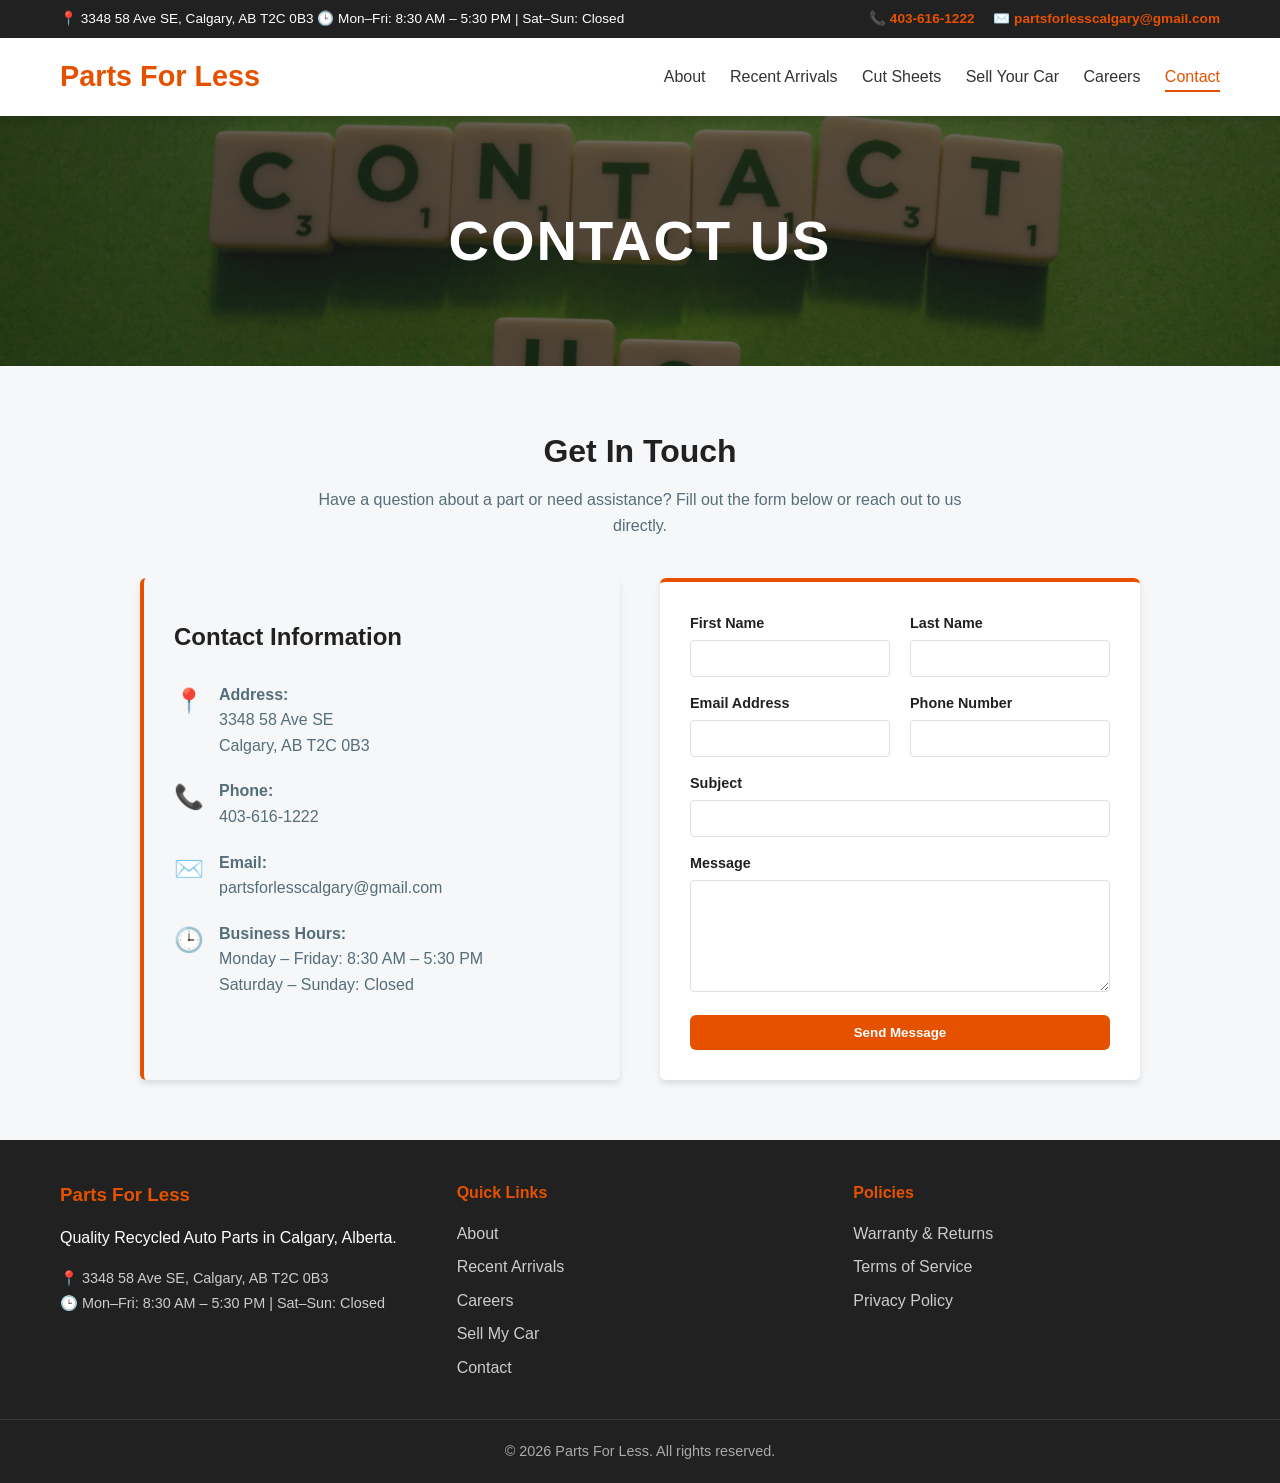
<file: contact.html>
<!DOCTYPE html>
<html lang="en">

<head>
  <meta charset="UTF-8">
  <meta name="viewport" content="width=device-width, initial-scale=1.0">
  <title>Contact Us | Parts For Less</title>
  <link rel="stylesheet" href="assets/css/styles.css">
</head>

<body class="bg-light">

  <div class="top-bar">
    <div class="container top-bar-content">
      <div class="contact-info">
        <span>📍 3348 58 Ave SE, Calgary, AB T2C 0B3</span>
        <span>🕒 Mon–Fri: 8:30 AM – 5:30 PM | Sat–Sun: Closed</span>
      </div>
      <div class="contact-links">
        <a href="tel:4036161222">📞 403-616-1222</a>
        <a href="mailto:partsforlesscalgary@gmail.com">✉️ partsforlesscalgary@gmail.com</a>
      </div>
    </div>
  </div>

  <header class="header sticky">
    <div class="container header-container">
      <div class="logo">
        <h1><a href="/">Parts For Less</a></h1>
        <!-- <p>Quality Recycled Auto Parts</p> -->
      </div>
      <nav class="nav-links">
        <a href="about.html">About</a>
        <a href="index.html#inventory-section">Recent Arrivals</a>
        <a href="cut-sheets.html">Cut Sheets</a>
        <a href="sell.html">Sell Your Car</a>
        <a href="careers.html">Careers</a>
        <a href="contact.html" class="active-nav">Contact</a>
      </nav>
    </div>
  </header>

  <section class="page-banner banner-contact">
    <h1>Contact Us</h1>
  </section>

  <section class="section container">
    <div class="section-header">
      <h2>Get In Touch</h2>
      <p>Have a question about a part or need assistance? Fill out the form below or reach out to us directly.</p>
    </div>

    <div class="contact-wrapper">
      <div class="contact-info-box">
        <h3>Contact Information</h3>

        <div class="contact-detail">
          <span>📍</span>
          <div>
            <strong>Address:</strong><br>
            3348 58 Ave SE<br>
            Calgary, AB T2C 0B3
          </div>
        </div>

        <div class="contact-detail">
          <span>📞</span>
          <div>
            <strong>Phone:</strong><br>
            <a href="tel:4036161222" style="color: var(--slate-grey); text-decoration: none;">403-616-1222</a>
          </div>
        </div>

        <div class="contact-detail">
          <span>✉️</span>
          <div>
            <strong>Email:</strong><br>
            <a href="mailto:partsforlesscalgary@gmail.com"
              style="color: var(--slate-grey); text-decoration: none;">partsforlesscalgary@gmail.com</a>
          </div>
        </div>

        <div class="contact-detail">
          <span>🕒</span>
          <div>
            <strong>Business Hours:</strong><br>
            Monday – Friday: 8:30 AM – 5:30 PM<br>
            Saturday – Sunday: Closed
          </div>
        </div>
      </div>

      <div class="contact-form-wrapper">
        <form class="form-container">
          <div class="form-row">
            <div class="form-group"><label>First Name</label><input type="text" required></div>
            <div class="form-group"><label>Last Name</label><input type="text" required></div>
          </div>
          <div class="form-row">
            <div class="form-group"><label>Email Address</label><input type="email" required></div>
            <div class="form-group"><label>Phone Number</label><input type="tel" required></div>
          </div>
          <div class="form-group">
            <label>Subject</label>
            <input type="text" required>
          </div>
          <div class="form-group">
            <label>Message</label>
            <textarea rows="6" required></textarea>
          </div>
          <button type="submit" class="btn btn-primary btn-block">Send Message</button>
        </form>
      </div>
    </div>
  </section>

  <footer class="footer">
    <div class="container footer-content">
      <div class="footer-col">
        <h3>Parts For Less</h3>
        <p>Quality Recycled Auto Parts in Calgary, Alberta.</p>
        <p style="margin-top: 15px; font-size: 0.9rem; color: #ccc; line-height: 1.8;">
          📍 3348 58 Ave SE, Calgary, AB T2C 0B3<br>
          🕒 Mon–Fri: 8:30 AM – 5:30 PM | Sat–Sun: Closed
        </p>
      </div>
      <div class="footer-col">
        <h4>Quick Links</h4>
        <a href="about.html">About</a>
        <a href="index.html#inventory-section">Recent Arrivals</a>
        <a href="careers.html">Careers</a>
        <a href="sell.html">Sell My Car</a>
        <a href="contact.html">Contact</a>
      </div>
      <div class="footer-col">
        <h4>Policies</h4>
        <a href="#" class="policy-trigger" data-policy="warranty">Warranty & Returns</a>
        <a href="#" class="policy-trigger" data-policy="tos">Terms of Service</a>
        <a href="#" class="policy-trigger" data-policy="privacy">Privacy Policy</a>
      </div>
    </div>
    <div class="footer-bottom">
      <p>&copy; 2026 Parts For Less. All rights reserved.</p>
    </div>
  </footer>

  <div id="warranty-modal" class="modal-overlay">
    <div class="modal-content">
      <div class="modal-header">
        <h3>Returns & Exchange Policy</h3>
        <button class="close-btn close-modal-trigger">&times;</button>
      </div>
      <div class="modal-body scrollable policy-content">
        <p>At Parts For Less, we stand behind the quality of our auto parts. Please review our policy carefully, as it
          outlines strict conditions regarding exchanges, warranties, and final sales.</p>

        <h4>Sales, Returns & Exchanges Overview</h4>
        <p>While most purchases are final, Parts For Less does offer exchanges under specific circumstances.
          Installation is permitted solely for the purpose of verifying that the part is functional and correct. Any use
          beyond testing (continued driving, damage, or modification) may void eligibility.</p>

        <h4>Exchanges for Defective or Incorrect Parts</h4>
        <p>Exchanges are permitted within 7 days of purchase under the following conditions:</p>
        <p><strong>1. Defective Part</strong><br>An exchange may be approved if:</p>
        <ul>
          <li>The part is defective and not functioning properly</li>
          <li>The defect is identified during initial installation or testing only</li>
          <li>The request is made within 7 days of purchase</li>
        </ul>
        <p><strong>2. Incorrect Part Ordered</strong><br>If a customer orders the wrong part, Parts For Less may offer
          an exchange provided that (we may ask for video proof or photos):</p>
        <ul>
          <li>The part was installed only to verify fitment or functionality</li>
          <li>The part shows no signs of damage, misuse, or modification</li>
          <li>The exchange request is made within 7 days of purchase</li>
        </ul>
        <p><em>No refunds are issued. Exchanges are subject to inspection and approval. No exchanges will be accepted
            after 7 days.</em></p>

        <h4>Non-Exchangeable Items</h4>
        <p>The following items are not eligible for exchange under any circumstances:</p>
        <ul>
          <li>Parts that have been damaged beyond installation testing</li>
          <li>Electrical components (stereo, radio, amplifier, control modules/computers, fuse box, camera/sensors)</li>
          <li>Customized or special-order parts</li>
          <li>Parts damaged due to improper installation, misuse, or continued operation after a defect is identified
          </li>
        </ul>

        <h4>Parts Warranty (Powertrain Only)</h4>
        <p>Parts For Less provides a 90-day parts-only warranty unless otherwise stated strictly limited to the
          following powertrain components:</p>
        <ul>
          <li>Engines</li>
          <li>Transmissions</li>
          <li>Transfer cases</li>
          <li>Differentials</li>
        </ul>
        <p>This warranty covers the replacement of the defective part only, where the defect is determined to have
          existed at the time of sale and is attributable to Parts For Less. <strong>All other parts are sold with no
            warranty expressed or implied.</strong> Warranty claims are subject to inspection and approval by Parts For
          Less. This warranty does not cover labor costs, installation, diagnostics, towing, fluids, seals, gaskets,
          downtime, loss of use, or any related or consequential expenses.</p>

        <h4>Exchange Process</h4>
        <p>To request an exchange for a defective item:</p>
        <ul>
          <li>Contact our Customer Service team within 7 days of purchase.</li>
          <li>Provide proof of purchase and details of the defect.</li>
          <li>If approved, you will receive instructions for returning the item.</li>
        </ul>
        <p><em>Items returned without prior approval will not be accepted.</em></p>

        <h4>Shipping Costs & Damage Disclaimer</h4>
        <p>Customers are responsible for all shipping costs unless the defect is confirmed to be the result of an error
          on our end. Parts For Less is not responsible for any damage incurred during shipping. All parts are carefully
          packaged prior to shipment; however, once the shipment is in the carrier’s possession, liability transfers to
          the carrier.</p>
        <p>Shipping damage will not be covered unless additional shipping insurance is purchased at the time of
          checkout. Without added insurance, the customer assumes all risk of loss or damage during transit. Any
          shipping damage must be reported directly to the carrier in accordance with their claims process.</p>

        <h4>Limited 90-Day Parts-Only Warranty (Powertrain Components)</h4>
        <p>Parts For Less provides a limited 90-day parts-only warranty unless otherwise stated exclusively for the
          following powertrain components: Engines, Transmissions, Transfer cases, and Differentials. This warranty
          covers defects in materials or workmanship that are determined to have existed at the time of sale, under
          normal use and service, for 90 days from the date of purchase.</p>
        <p><strong>Coverage Exclusions:</strong> This limited warranty does not cover:</p>
        <ul>
          <li>Damage resulting from accidents, misuse, abuse, neglect, overheating, lack of maintenance, or improper
            installation</li>
          <li>Any modifications, disassembly, or repairs performed without prior written authorization from Parts For
            Less</li>
          <li>Parts used for racing, competition, off-road abuse, or commercial overloading</li>
          <li>Normal wear and tear or cosmetic damage</li>
          <li>Seals, gaskets, sensors, belts, hoses, fluids, batteries, filters, or routine maintenance items</li>
          <li>Labor, installation, diagnostics, towing, storage, downtime, or loss of use</li>
        </ul>
        <p><em>All non-powertrain parts are sold with no warranty expressed or implied.</em></p>

        <p><strong>Contact Us:</strong> If you have questions regarding this policy, please contact Parts For Less
          Customer Service before making a purchase. By completing a purchase with Parts For Less, you acknowledge and
          agree to this Returns & Exchange Policy. Nothing in this policy is intended to limit any rights that cannot be
          excluded under applicable Canadian federal or provincial consumer protection legislation.</p>
      </div>
      <div class="modal-footer">
        <button type="button" class="btn btn-primary close-modal-trigger">I Understand</button>
      </div>
    </div>
  </div>

  <div id="tos-modal" class="modal-overlay">
    <div class="modal-content">
      <div class="modal-header">
        <h3>Terms of Service</h3>
        <button class="close-btn close-modal-trigger">&times;</button>
      </div>
      <div class="modal-body scrollable policy-content">
        <p><strong>Terms of Service for Online Auto Parts Sales</strong><br>Welcome to Parts For Less - Your Trusted
          Source for Quality Auto Parts! By accessing and using our website, you agree to comply with and be bound by
          the following Terms of Service. Please read these terms carefully before using our services.</p>

        <h4>1. Acceptance of Terms</h4>
        <p>By using our website and services, you agree to abide by these Terms of Service and any additional terms and
          conditions referenced herein.</p>

        <h4>2. Description of Services</h4>
        <p>Parts For Less provides an online platform for the sale of auto parts. We offer a range of recycled auto
          parts for various makes and models.</p>

        <h4>3. Ordering and Purchasing</h4>
        <ul>
          <li><strong>Availability:</strong> All products are subject to availability. We reserve the right to limit the
            quantity of items purchased.</li>
          <li><strong>Pricing:</strong> Prices are as listed on the website and are subject to change without notice.
            All prices are in Canadian Dollars.</li>
          <li><strong>Order Confirmation:</strong> Upon placing an order, you will receive an email confirmation with
            details of your purchase.</li>
        </ul>

        <h4>4. Payment</h4>
        <ul>
          <li><strong>Payment Methods:</strong> We accept credit card, debit, Interac E-Transfer, and cash. We do not
            accept checks. Payment must be received in full before the order is processed.</li>
          <li><strong>Security:</strong> Your payment information is securely processed. We do not store sensitive
            payment details on our servers.</li>
        </ul>

        <h4>5. Shipping and Delivery</h4>
        <ul>
          <li><strong>Shipping Fees:</strong> Shipping fees are calculated based on the shipping destination and the
            weight of the order.</li>
          <li><strong>Delivery Time:</strong> Estimated delivery times will be provided at the time of purchase. Delays
            may occur due to unforeseen circumstances.</li>
        </ul>

        <h4>6. Returns and Refunds</h4>
        <p><strong>Return Policy:</strong> Please refer to our Returns Policy for information on returning items and
          eligibility for refunds.</p>

        <h4>7. Warranties</h4>
        <p><strong>Product Warranties:</strong> Some products may be covered by warranties. Please check the product
          details for specific warranty information.</p>

        <h4>8. Intellectual Property</h4>
        <p><strong>Copyright:</strong> All content on the website, including images, text, and logos, is the property of
          Parts For Less and is protected by copyright laws.</p>

        <h4>9. User Responsibilities</h4>
        <ul>
          <li><strong>Account Security:</strong> You are responsible for maintaining the confidentiality of your account
            information.</li>
          <li><strong>Prohibited Activities:</strong> Users are prohibited from engaging in any unlawful or harmful
            activities on the website.</li>
        </ul>

        <h4>10. Governing Law</h4>
        <p>These Terms of Service are governed by and construed in accordance with the laws of Alberta, Canada.</p>

        <h4>11. Changes to Terms</h4>
        <p>Parts For Less reserves the right to update or modify these Terms of Service at any time. Please review the
          terms periodically for changes.</p>

        <p><strong>Contact Us:</strong> If you have any questions or concerns regarding these Terms of Service, please
          contact us. Thank you for choosing Parts For Less! We appreciate your business.</p>
      </div>
      <div class="modal-footer">
        <button type="button" class="btn btn-primary close-modal-trigger">Close</button>
      </div>
    </div>
  </div>

  <div id="privacy-modal" class="modal-overlay">
    <div class="modal-content">
      <div class="modal-header">
        <h3>Privacy Policy</h3>
        <button class="close-btn close-modal-trigger">&times;</button>
      </div>
      <div class="modal-body scrollable policy-content">
        <p>At Parts For Less, we understand the importance of your privacy and are committed to safeguarding your
          personal information. This Privacy Policy outlines how we collect, use, disclose, and protect your information
          when you use our website or engage with our services.</p>

        <h4>Information We Collect</h4>
        <ul>
          <li><strong>Personal Information:</strong> We may collect personal information such as your name, email
            address, phone number, and other relevant details when you voluntarily provide them to us.</li>
          <li><strong>Automatically Collected Information:</strong> Our website may gather certain information
            automatically, including but not limited to your IP address, browser type, device information, and usage
            patterns.</li>
        </ul>

        <h4>How We Use Your Information</h4>
        <p>We use the collected information for the following purposes:</p>
        <ul>
          <li><strong>Communication:</strong> To respond to your inquiries, provide information about our services, and
            communicate updates.</li>
          <li><strong>Personalization:</strong> To tailor our services and content to your preferences and needs.</li>
          <li><strong>Analytics:</strong> To analyze website usage patterns, improve our services, and enhance user
            experience.</li>
          <li><strong>Marketing:</strong> To send you relevant promotional materials, newsletters, and updates, provided
            you have opted in to receive such communications.</li>
        </ul>

        <h4>Disclosure of Your Information</h4>
        <p>We may share your information with:</p>
        <ul>
          <li><strong>Service Providers:</strong> Trusted third-party service providers who assist us in delivering our
            services.</li>
          <li><strong>Legal Compliance:</strong> When required by law or in response to a legal process.</li>
        </ul>

        <h4>Your Choices</h4>
        <p>You have the right to:</p>
        <ul>
          <li><strong>Access and Correct:</strong> Access and correct your personal information held by us.</li>
          <li><strong>Opt-Out:</strong> Opt-out of receiving promotional communications at any time.</li>
        </ul>

        <h4>Security</h4>
        <p>We take reasonable steps to protect your personal information from unauthorized access, use, or disclosure.
        </p>

        <h4>Third-Party Links</h4>
        <p>Our website may contain links to third-party websites. We are not responsible for the privacy practices or
          content of these sites. Please review the privacy policies of third-party sites before providing any personal
          information.</p>

        <h4>Updates to Privacy Policy</h4>
        <p>This Privacy Policy may be updated periodically to reflect changes in our practices. Please review the policy
          regularly for any updates.</p>

        <p><strong>Contact Us:</strong> If you have questions about our Privacy Policy or the handling of your personal
          information, please contact us. Thank you for choosing Parts For Less. Your privacy is important to us, and we
          appreciate your trust in how we handle your information.</p>
      </div>
      <div class="modal-footer">
        <button type="button" class="btn btn-primary close-modal-trigger">Close</button>
      </div>
    </div>
  </div>

  <script src="assets/js/script.js"></script>
</body>

</html>
</file>
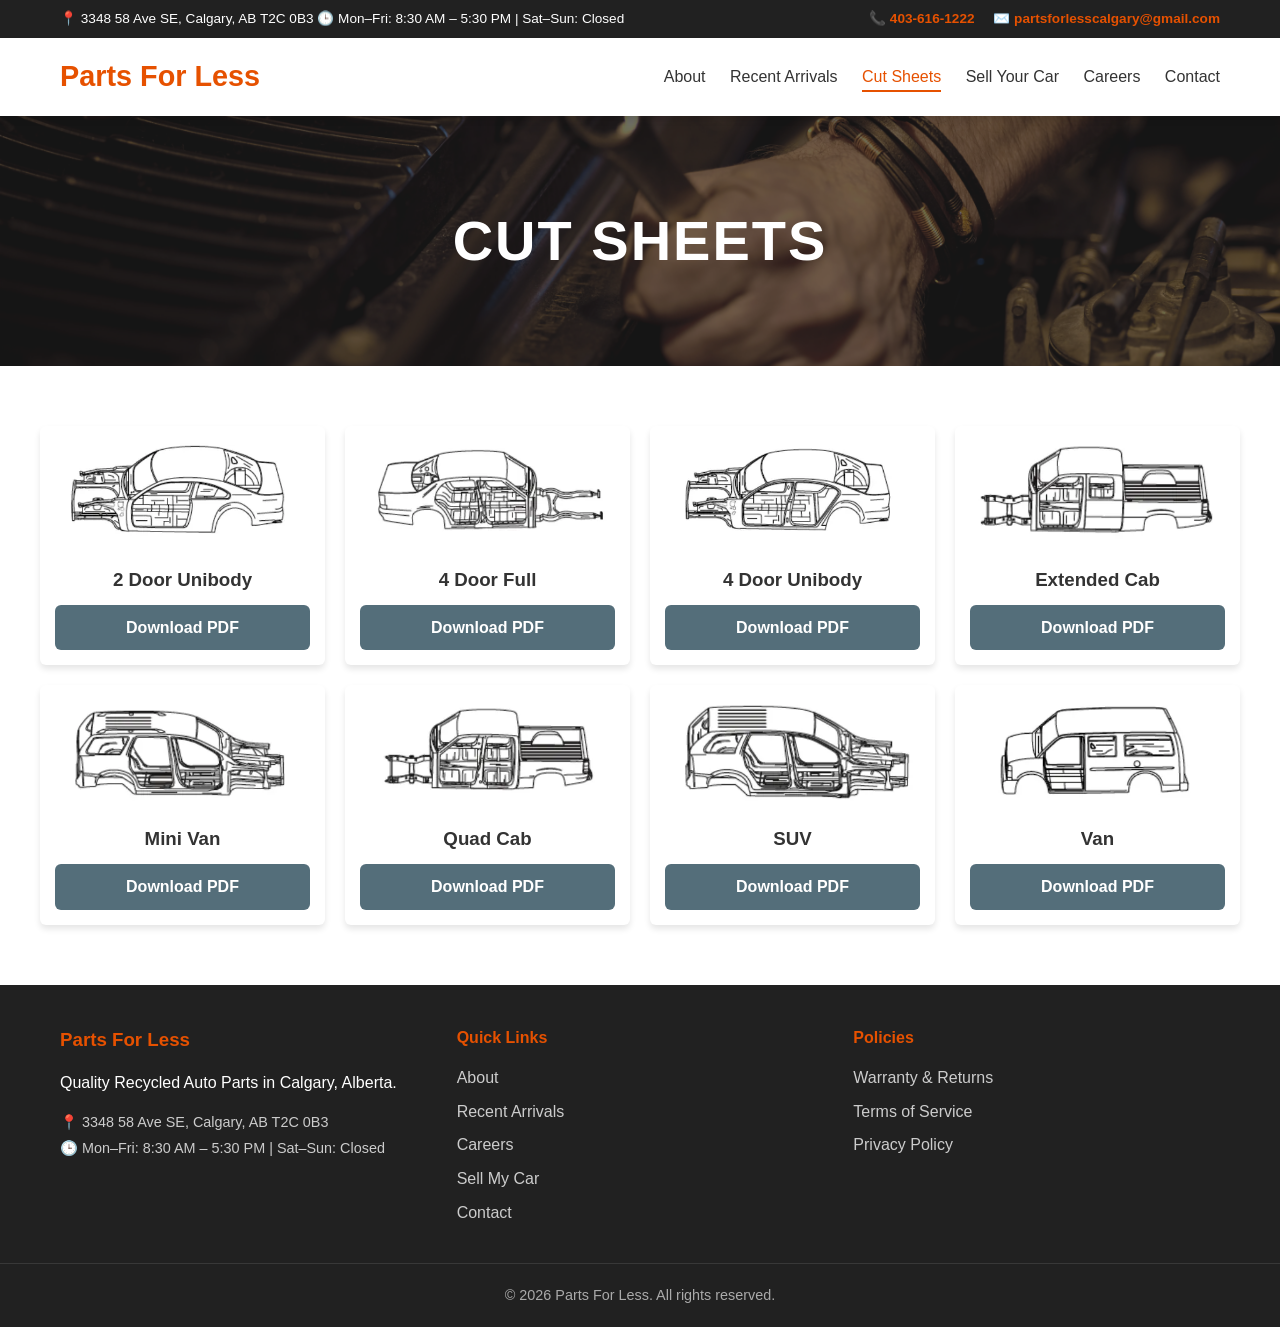
<file: cut-sheets.html>
<!DOCTYPE html>
<html lang="en">

<head>
  <meta charset="UTF-8">
  <meta name="viewport" content="width=device-width, initial-scale=1.0">
  <title>Cut Sheets | Parts For Less</title>
  <link rel="stylesheet" href="assets/css/styles.css">
</head>

<body>
  <div class="top-bar">
    <div class="container top-bar-content">
      <div class="contact-info">
        <span>📍 3348 58 Ave SE, Calgary, AB T2C 0B3</span>
        <span>🕒 Mon–Fri: 8:30 AM – 5:30 PM | Sat–Sun: Closed</span>
      </div>
      <div class="contact-links">
        <a href="tel:4036161222">📞 403-616-1222</a>
        <a href="mailto:partsforlesscalgary@gmail.com">✉️ partsforlesscalgary@gmail.com</a>
      </div>
    </div>
  </div>

  <header class="header sticky">
    <div class="container header-container">
      <div class="logo">
        <h1><a href="/">Parts For Less</a></h1>
        <!-- <p>Quality Recycled Auto Parts</p> -->
      </div>
      <nav class="nav-links">
        <a href="about.html">About</a>
        <a href="index.html#inventory-section">Recent Arrivals</a>
        <a href="cut-sheets.html" class="active-nav">Cut Sheets</a>
        <a href="sell.html">Sell Your Car</a>
        <a href="careers.html">Careers</a>
        <a href="contact.html">Contact</a>
      </nav>
    </div>
  </header>

  <!-- Page Banner -->
  <section class="page-banner banner-cut-sheets">
    <h1>Cut Sheets</h1>
  </section>

  <section class="section container">
    <div class="cut-sheet-grid">
      <div class="cut-sheet-card">
        <img src="assets/images/sheets/2-door-unibody.webp" alt="2 door unibody">
        <h3>2 Door Unibody</h3>
        <a href="2DR-UNI-BODY.pdf" target="_blank" class="btn btn-secondary btn-block">Download PDF</a>
      </div>
      <div class="cut-sheet-card">
        <img src="assets/images/sheets/4-door-full.webp" alt="4 door full">
        <h3>4 Door Full</h3>
        <a href="4-DOOR-FULL-FRAME-FORM.pdf" target="_blank" class="btn btn-secondary btn-block">Download PDF</a>
      </div>
      <div class="cut-sheet-card">
        <img src="assets/images/sheets/4-door-unibody.webp" alt="4 door unibody">
        <h3>4 Door Unibody</h3>
        <a href="4-DOOR-UNIBODY-FORM.pdf" target="_blank" class="btn btn-secondary btn-block">Download PDF</a>
      </div>
      <div class="cut-sheet-card">
        <img src="assets/images/sheets/extendedcab.webp" alt="Extended Cab">
        <h3>Extended Cab</h3>
        <a href="EXTENDED-CAB-TRUCK-FORM.pdf" target="_blank" class="btn btn-secondary btn-block">Download PDF</a>
      </div>
      <div class="cut-sheet-card">
        <img src="assets/images/sheets/minivan.webp" alt="Mini Van">
        <h3>Mini Van</h3>
        <a href="MINIVAN-FORM.pdf" target="_blank" class="btn btn-secondary btn-block">Download PDF</a>
      </div>
      <div class="cut-sheet-card">
        <img src="assets/images/sheets/quadcab.webp" alt="Quad Cab">
        <h3>Quad Cab</h3>
        <a href="QUAD-CAB-TRUCK-FORM.pdf" target="_blank" class="btn btn-secondary btn-block">Download PDF</a>
      </div>
      <div class="cut-sheet-card">
        <img src="assets/images/sheets/suv-img.webp" alt="SUV">
        <h3>SUV</h3>
        <a href="SPORT-UTILITY-VEHICLE-FORM.pdf" target="_blank" class="btn btn-secondary btn-block">Download PDF</a>
      </div>
      <div class="cut-sheet-card">
        <img src="assets/images/sheets/van-img.webp" alt="Van">
        <h3>Van</h3>
        <a href="VAN-FORM.pdf" target="_blank" class="btn btn-secondary btn-block">Download PDF</a>
      </div>
    </div>
  </section>

  <footer class="footer">
    <div class="container footer-content">
      <div class="footer-col">
        <h3>Parts For Less</h3>
        <p>Quality Recycled Auto Parts in Calgary, Alberta.</p>
        <p style="margin-top: 15px; font-size: 0.9rem; color: #ccc; line-height: 1.8;">
          📍 3348 58 Ave SE, Calgary, AB T2C 0B3<br>
          🕒 Mon–Fri: 8:30 AM – 5:30 PM | Sat–Sun: Closed
        </p>
      </div>
      <div class="footer-col">
        <h4>Quick Links</h4>
        <a href="about.html">About</a>
        <a href="index.html#inventory-section">Recent Arrivals</a>
        <a href="careers.html">Careers</a>
        <a href="sell.html">Sell My Car</a>
        <a href="contact.html">Contact</a>
      </div>
      <div class="footer-col">
        <h4>Policies</h4>
        <a href="#" class="policy-trigger" data-policy="warranty">Warranty & Returns</a>
        <a href="#" class="policy-trigger" data-policy="tos">Terms of Service</a>
        <a href="#" class="policy-trigger" data-policy="privacy">Privacy Policy</a>
      </div>
    </div>
    <div class="footer-bottom">
      <p>&copy; 2026 Parts For Less. All rights reserved.</p>
    </div>
  </footer>

  <div id="warranty-modal" class="modal-overlay">
    <div class="modal-content">
      <div class="modal-header">
        <h3>Returns & Exchange Policy</h3>
        <button class="close-btn close-modal-trigger">&times;</button>
      </div>
      <div class="modal-body scrollable policy-content">
        <p>At Parts For Less, we stand behind the quality of our auto parts. Please review our policy carefully, as it
          outlines strict conditions regarding exchanges, warranties, and final sales.</p>

        <h4>Sales, Returns & Exchanges Overview</h4>
        <p>While most purchases are final, Parts For Less does offer exchanges under specific circumstances.
          Installation is permitted solely for the purpose of verifying that the part is functional and correct. Any use
          beyond testing (continued driving, damage, or modification) may void eligibility.</p>

        <h4>Exchanges for Defective or Incorrect Parts</h4>
        <p>Exchanges are permitted within 7 days of purchase under the following conditions:</p>
        <p><strong>1. Defective Part</strong><br>An exchange may be approved if:</p>
        <ul>
          <li>The part is defective and not functioning properly</li>
          <li>The defect is identified during initial installation or testing only</li>
          <li>The request is made within 7 days of purchase</li>
        </ul>
        <p><strong>2. Incorrect Part Ordered</strong><br>If a customer orders the wrong part, Parts For Less may offer
          an exchange provided that (we may ask for video proof or photos):</p>
        <ul>
          <li>The part was installed only to verify fitment or functionality</li>
          <li>The part shows no signs of damage, misuse, or modification</li>
          <li>The exchange request is made within 7 days of purchase</li>
        </ul>
        <p><em>No refunds are issued. Exchanges are subject to inspection and approval. No exchanges will be accepted
            after 7 days.</em></p>

        <h4>Non-Exchangeable Items</h4>
        <p>The following items are not eligible for exchange under any circumstances:</p>
        <ul>
          <li>Parts that have been damaged beyond installation testing</li>
          <li>Electrical components (stereo, radio, amplifier, control modules/computers, fuse box, camera/sensors)</li>
          <li>Customized or special-order parts</li>
          <li>Parts damaged due to improper installation, misuse, or continued operation after a defect is identified
          </li>
        </ul>

        <h4>Parts Warranty (Powertrain Only)</h4>
        <p>Parts For Less provides a 90-day parts-only warranty unless otherwise stated strictly limited to the
          following powertrain components:</p>
        <ul>
          <li>Engines</li>
          <li>Transmissions</li>
          <li>Transfer cases</li>
          <li>Differentials</li>
        </ul>
        <p>This warranty covers the replacement of the defective part only, where the defect is determined to have
          existed at the time of sale and is attributable to Parts For Less. <strong>All other parts are sold with no
            warranty expressed or implied.</strong> Warranty claims are subject to inspection and approval by Parts For
          Less. This warranty does not cover labor costs, installation, diagnostics, towing, fluids, seals, gaskets,
          downtime, loss of use, or any related or consequential expenses.</p>

        <h4>Exchange Process</h4>
        <p>To request an exchange for a defective item:</p>
        <ul>
          <li>Contact our Customer Service team within 7 days of purchase.</li>
          <li>Provide proof of purchase and details of the defect.</li>
          <li>If approved, you will receive instructions for returning the item.</li>
        </ul>
        <p><em>Items returned without prior approval will not be accepted.</em></p>

        <h4>Shipping Costs & Damage Disclaimer</h4>
        <p>Customers are responsible for all shipping costs unless the defect is confirmed to be the result of an error
          on our end. Parts For Less is not responsible for any damage incurred during shipping. All parts are carefully
          packaged prior to shipment; however, once the shipment is in the carrier’s possession, liability transfers to
          the carrier.</p>
        <p>Shipping damage will not be covered unless additional shipping insurance is purchased at the time of
          checkout. Without added insurance, the customer assumes all risk of loss or damage during transit. Any
          shipping damage must be reported directly to the carrier in accordance with their claims process.</p>

        <h4>Limited 90-Day Parts-Only Warranty (Powertrain Components)</h4>
        <p>Parts For Less provides a limited 90-day parts-only warranty unless otherwise stated exclusively for the
          following powertrain components: Engines, Transmissions, Transfer cases, and Differentials. This warranty
          covers defects in materials or workmanship that are determined to have existed at the time of sale, under
          normal use and service, for 90 days from the date of purchase.</p>
        <p><strong>Coverage Exclusions:</strong> This limited warranty does not cover:</p>
        <ul>
          <li>Damage resulting from accidents, misuse, abuse, neglect, overheating, lack of maintenance, or improper
            installation</li>
          <li>Any modifications, disassembly, or repairs performed without prior written authorization from Parts For
            Less</li>
          <li>Parts used for racing, competition, off-road abuse, or commercial overloading</li>
          <li>Normal wear and tear or cosmetic damage</li>
          <li>Seals, gaskets, sensors, belts, hoses, fluids, batteries, filters, or routine maintenance items</li>
          <li>Labor, installation, diagnostics, towing, storage, downtime, or loss of use</li>
        </ul>
        <p><em>All non-powertrain parts are sold with no warranty expressed or implied.</em></p>

        <p><strong>Contact Us:</strong> If you have questions regarding this policy, please contact Parts For Less
          Customer Service before making a purchase. By completing a purchase with Parts For Less, you acknowledge and
          agree to this Returns & Exchange Policy. Nothing in this policy is intended to limit any rights that cannot be
          excluded under applicable Canadian federal or provincial consumer protection legislation.</p>
      </div>
      <div class="modal-footer">
        <button type="button" class="btn btn-primary close-modal-trigger">I Understand</button>
      </div>
    </div>
  </div>

  <div id="tos-modal" class="modal-overlay">
    <div class="modal-content">
      <div class="modal-header">
        <h3>Terms of Service</h3>
        <button class="close-btn close-modal-trigger">&times;</button>
      </div>
      <div class="modal-body scrollable policy-content">
        <p><strong>Terms of Service for Online Auto Parts Sales</strong><br>Welcome to Parts For Less - Your Trusted
          Source for Quality Auto Parts! By accessing and using our website, you agree to comply with and be bound by
          the following Terms of Service. Please read these terms carefully before using our services.</p>

        <h4>1. Acceptance of Terms</h4>
        <p>By using our website and services, you agree to abide by these Terms of Service and any additional terms and
          conditions referenced herein.</p>

        <h4>2. Description of Services</h4>
        <p>Parts For Less provides an online platform for the sale of auto parts. We offer a range of recycled auto
          parts for various makes and models.</p>

        <h4>3. Ordering and Purchasing</h4>
        <ul>
          <li><strong>Availability:</strong> All products are subject to availability. We reserve the right to limit the
            quantity of items purchased.</li>
          <li><strong>Pricing:</strong> Prices are as listed on the website and are subject to change without notice.
            All prices are in Canadian Dollars.</li>
          <li><strong>Order Confirmation:</strong> Upon placing an order, you will receive an email confirmation with
            details of your purchase.</li>
        </ul>

        <h4>4. Payment</h4>
        <ul>
          <li><strong>Payment Methods:</strong> We accept credit card, debit, Interac E-Transfer, and cash. We do not
            accept checks. Payment must be received in full before the order is processed.</li>
          <li><strong>Security:</strong> Your payment information is securely processed. We do not store sensitive
            payment details on our servers.</li>
        </ul>

        <h4>5. Shipping and Delivery</h4>
        <ul>
          <li><strong>Shipping Fees:</strong> Shipping fees are calculated based on the shipping destination and the
            weight of the order.</li>
          <li><strong>Delivery Time:</strong> Estimated delivery times will be provided at the time of purchase. Delays
            may occur due to unforeseen circumstances.</li>
        </ul>

        <h4>6. Returns and Refunds</h4>
        <p><strong>Return Policy:</strong> Please refer to our Returns Policy for information on returning items and
          eligibility for refunds.</p>

        <h4>7. Warranties</h4>
        <p><strong>Product Warranties:</strong> Some products may be covered by warranties. Please check the product
          details for specific warranty information.</p>

        <h4>8. Intellectual Property</h4>
        <p><strong>Copyright:</strong> All content on the website, including images, text, and logos, is the property of
          Parts For Less and is protected by copyright laws.</p>

        <h4>9. User Responsibilities</h4>
        <ul>
          <li><strong>Account Security:</strong> You are responsible for maintaining the confidentiality of your account
            information.</li>
          <li><strong>Prohibited Activities:</strong> Users are prohibited from engaging in any unlawful or harmful
            activities on the website.</li>
        </ul>

        <h4>10. Governing Law</h4>
        <p>These Terms of Service are governed by and construed in accordance with the laws of Alberta, Canada.</p>

        <h4>11. Changes to Terms</h4>
        <p>Parts For Less reserves the right to update or modify these Terms of Service at any time. Please review the
          terms periodically for changes.</p>

        <p><strong>Contact Us:</strong> If you have any questions or concerns regarding these Terms of Service, please
          contact us. Thank you for choosing Parts For Less! We appreciate your business.</p>
      </div>
      <div class="modal-footer">
        <button type="button" class="btn btn-primary close-modal-trigger">Close</button>
      </div>
    </div>
  </div>

  <div id="privacy-modal" class="modal-overlay">
    <div class="modal-content">
      <div class="modal-header">
        <h3>Privacy Policy</h3>
        <button class="close-btn close-modal-trigger">&times;</button>
      </div>
      <div class="modal-body scrollable policy-content">
        <p>At Parts For Less, we understand the importance of your privacy and are committed to safeguarding your
          personal information. This Privacy Policy outlines how we collect, use, disclose, and protect your information
          when you use our website or engage with our services.</p>

        <h4>Information We Collect</h4>
        <ul>
          <li><strong>Personal Information:</strong> We may collect personal information such as your name, email
            address, phone number, and other relevant details when you voluntarily provide them to us.</li>
          <li><strong>Automatically Collected Information:</strong> Our website may gather certain information
            automatically, including but not limited to your IP address, browser type, device information, and usage
            patterns.</li>
        </ul>

        <h4>How We Use Your Information</h4>
        <p>We use the collected information for the following purposes:</p>
        <ul>
          <li><strong>Communication:</strong> To respond to your inquiries, provide information about our services, and
            communicate updates.</li>
          <li><strong>Personalization:</strong> To tailor our services and content to your preferences and needs.</li>
          <li><strong>Analytics:</strong> To analyze website usage patterns, improve our services, and enhance user
            experience.</li>
          <li><strong>Marketing:</strong> To send you relevant promotional materials, newsletters, and updates, provided
            you have opted in to receive such communications.</li>
        </ul>

        <h4>Disclosure of Your Information</h4>
        <p>We may share your information with:</p>
        <ul>
          <li><strong>Service Providers:</strong> Trusted third-party service providers who assist us in delivering our
            services.</li>
          <li><strong>Legal Compliance:</strong> When required by law or in response to a legal process.</li>
        </ul>

        <h4>Your Choices</h4>
        <p>You have the right to:</p>
        <ul>
          <li><strong>Access and Correct:</strong> Access and correct your personal information held by us.</li>
          <li><strong>Opt-Out:</strong> Opt-out of receiving promotional communications at any time.</li>
        </ul>

        <h4>Security</h4>
        <p>We take reasonable steps to protect your personal information from unauthorized access, use, or disclosure.
        </p>

        <h4>Third-Party Links</h4>
        <p>Our website may contain links to third-party websites. We are not responsible for the privacy practices or
          content of these sites. Please review the privacy policies of third-party sites before providing any personal
          information.</p>

        <h4>Updates to Privacy Policy</h4>
        <p>This Privacy Policy may be updated periodically to reflect changes in our practices. Please review the policy
          regularly for any updates.</p>

        <p><strong>Contact Us:</strong> If you have questions about our Privacy Policy or the handling of your personal
          information, please contact us. Thank you for choosing Parts For Less. Your privacy is important to us, and we
          appreciate your trust in how we handle your information.</p>
      </div>
      <div class="modal-footer">
        <button type="button" class="btn btn-primary close-modal-trigger">Close</button>
      </div>
    </div>
  </div>

  <script src="assets/js/script.js"></script>
</body>

</html>
</file>
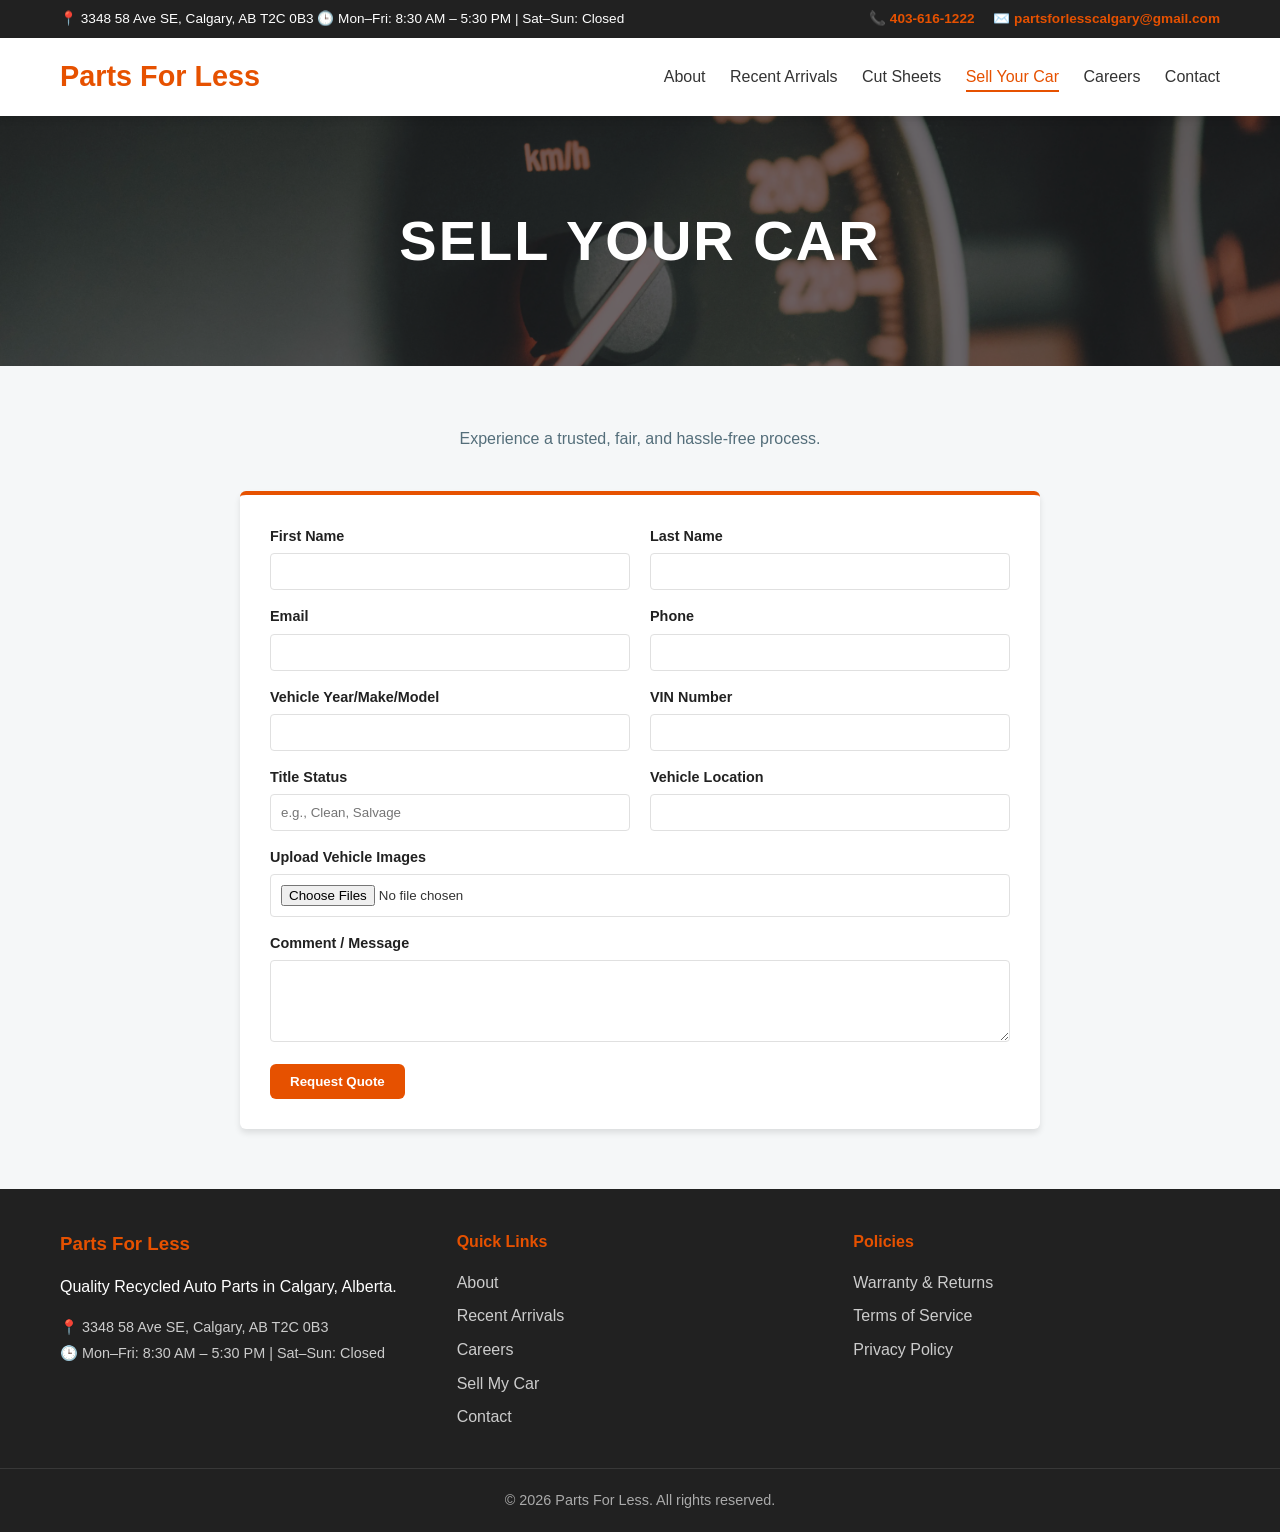
<file: sell.html>
<!DOCTYPE html>
<html lang="en">

<head>
  <meta charset="UTF-8">
  <meta name="viewport" content="width=device-width, initial-scale=1.0">
  <title>Sell Your Car | Parts For Less</title>
  <link rel="stylesheet" href="assets/css/styles.css">
</head>

<body class="bg-light">
  <div class="top-bar">
    <div class="container top-bar-content">
      <div class="contact-info">
        <span>📍 3348 58 Ave SE, Calgary, AB T2C 0B3</span>
        <span>🕒 Mon–Fri: 8:30 AM – 5:30 PM | Sat–Sun: Closed</span>
      </div>
      <div class="contact-links">
        <a href="tel:4036161222">📞 403-616-1222</a>
        <a href="mailto:partsforlesscalgary@gmail.com">✉️ partsforlesscalgary@gmail.com</a>
      </div>
    </div>
  </div>

  <header class="header sticky">
    <div class="container header-container">
      <div class="logo">
        <h1><a href="/">Parts For Less</a></h1>
        <!-- <p>Quality Recycled Auto Parts</p> -->
      </div>
      <nav class="nav-links">
        <a href="about.html">About</a>
        <a href="index.html#inventory-section">Recent Arrivals</a>
        <a href="cut-sheets.html">Cut Sheets</a>
        <a href="sell.html" class="active-nav">Sell Your Car</a>
        <a href="careers.html">Careers</a>
        <a href="contact.html">Contact</a>
      </nav>
    </div>
  </header>

  <section class="page-banner banner-sell-car">
    <h1>Sell Your Car</h1>
  </section>

  <section class="section container">
    <div class="section-header">
      <p>Experience a trusted, fair, and hassle-free process.</p>
    </div>
    <form class="form-container">
      <div class="form-row">
        <div class="form-group"><label>First Name</label><input type="text" required></div>
        <div class="form-group"><label>Last Name</label><input type="text" required></div>
      </div>
      <div class="form-row">
        <div class="form-group"><label>Email</label><input type="email" required></div>
        <div class="form-group"><label>Phone</label><input type="tel" required></div>
      </div>
      <div class="form-row">
        <div class="form-group"><label>Vehicle Year/Make/Model</label><input type="text" required></div>
        <div class="form-group"><label>VIN Number</label><input type="text" required></div>
      </div>
      <div class="form-row">
        <div class="form-group"><label>Title Status</label><input type="text" placeholder="e.g., Clean, Salvage"
            required></div>
        <div class="form-group"><label>Vehicle Location</label><input type="text" required></div>
      </div>
      <div class="form-group">
        <label>Upload Vehicle Images</label>
        <input type="file" multiple accept="image/*">
      </div>
      <div class="form-group">
        <label>Comment / Message</label>
        <textarea rows="4"></textarea>
      </div>
      <button type="submit" class="btn btn-primary">Request Quote</button>
    </form>
  </section>

  <footer class="footer">
    <div class="container footer-content">
      <div class="footer-col">
        <h3>Parts For Less</h3>
        <p>Quality Recycled Auto Parts in Calgary, Alberta.</p>
        <p style="margin-top: 15px; font-size: 0.9rem; color: #ccc; line-height: 1.8;">
          📍 3348 58 Ave SE, Calgary, AB T2C 0B3<br>
          🕒 Mon–Fri: 8:30 AM – 5:30 PM | Sat–Sun: Closed
        </p>
      </div>
      <div class="footer-col">
        <h4>Quick Links</h4>
        <a href="about.html">About</a>
        <a href="index.html#inventory-section">Recent Arrivals</a>
        <a href="careers.html">Careers</a>
        <a href="sell.html">Sell My Car</a>
        <a href="contact.html">Contact</a>
      </div>
      <div class="footer-col">
        <h4>Policies</h4>
        <a href="#" class="policy-trigger" data-policy="warranty">Warranty & Returns</a>
        <a href="#" class="policy-trigger" data-policy="tos">Terms of Service</a>
        <a href="#" class="policy-trigger" data-policy="privacy">Privacy Policy</a>
      </div>
    </div>
    <div class="footer-bottom">
      <p>&copy; 2026 Parts For Less. All rights reserved.</p>
    </div>
  </footer>

  <div id="warranty-modal" class="modal-overlay">
    <div class="modal-content">
      <div class="modal-header">
        <h3>Returns & Exchange Policy</h3>
        <button class="close-btn close-modal-trigger">&times;</button>
      </div>
      <div class="modal-body scrollable policy-content">
        <p>At Parts For Less, we stand behind the quality of our auto parts. Please review our policy carefully, as it
          outlines strict conditions regarding exchanges, warranties, and final sales.</p>

        <h4>Sales, Returns & Exchanges Overview</h4>
        <p>While most purchases are final, Parts For Less does offer exchanges under specific circumstances.
          Installation is permitted solely for the purpose of verifying that the part is functional and correct. Any use
          beyond testing (continued driving, damage, or modification) may void eligibility.</p>

        <h4>Exchanges for Defective or Incorrect Parts</h4>
        <p>Exchanges are permitted within 7 days of purchase under the following conditions:</p>
        <p><strong>1. Defective Part</strong><br>An exchange may be approved if:</p>
        <ul>
          <li>The part is defective and not functioning properly</li>
          <li>The defect is identified during initial installation or testing only</li>
          <li>The request is made within 7 days of purchase</li>
        </ul>
        <p><strong>2. Incorrect Part Ordered</strong><br>If a customer orders the wrong part, Parts For Less may offer
          an exchange provided that (we may ask for video proof or photos):</p>
        <ul>
          <li>The part was installed only to verify fitment or functionality</li>
          <li>The part shows no signs of damage, misuse, or modification</li>
          <li>The exchange request is made within 7 days of purchase</li>
        </ul>
        <p><em>No refunds are issued. Exchanges are subject to inspection and approval. No exchanges will be accepted
            after 7 days.</em></p>

        <h4>Non-Exchangeable Items</h4>
        <p>The following items are not eligible for exchange under any circumstances:</p>
        <ul>
          <li>Parts that have been damaged beyond installation testing</li>
          <li>Electrical components (stereo, radio, amplifier, control modules/computers, fuse box, camera/sensors)</li>
          <li>Customized or special-order parts</li>
          <li>Parts damaged due to improper installation, misuse, or continued operation after a defect is identified
          </li>
        </ul>

        <h4>Parts Warranty (Powertrain Only)</h4>
        <p>Parts For Less provides a 90-day parts-only warranty unless otherwise stated strictly limited to the
          following powertrain components:</p>
        <ul>
          <li>Engines</li>
          <li>Transmissions</li>
          <li>Transfer cases</li>
          <li>Differentials</li>
        </ul>
        <p>This warranty covers the replacement of the defective part only, where the defect is determined to have
          existed at the time of sale and is attributable to Parts For Less. <strong>All other parts are sold with no
            warranty expressed or implied.</strong> Warranty claims are subject to inspection and approval by Parts For
          Less. This warranty does not cover labor costs, installation, diagnostics, towing, fluids, seals, gaskets,
          downtime, loss of use, or any related or consequential expenses.</p>

        <h4>Exchange Process</h4>
        <p>To request an exchange for a defective item:</p>
        <ul>
          <li>Contact our Customer Service team within 7 days of purchase.</li>
          <li>Provide proof of purchase and details of the defect.</li>
          <li>If approved, you will receive instructions for returning the item.</li>
        </ul>
        <p><em>Items returned without prior approval will not be accepted.</em></p>

        <h4>Shipping Costs & Damage Disclaimer</h4>
        <p>Customers are responsible for all shipping costs unless the defect is confirmed to be the result of an error
          on our end. Parts For Less is not responsible for any damage incurred during shipping. All parts are carefully
          packaged prior to shipment; however, once the shipment is in the carrier’s possession, liability transfers to
          the carrier.</p>
        <p>Shipping damage will not be covered unless additional shipping insurance is purchased at the time of
          checkout. Without added insurance, the customer assumes all risk of loss or damage during transit. Any
          shipping damage must be reported directly to the carrier in accordance with their claims process.</p>

        <h4>Limited 90-Day Parts-Only Warranty (Powertrain Components)</h4>
        <p>Parts For Less provides a limited 90-day parts-only warranty unless otherwise stated exclusively for the
          following powertrain components: Engines, Transmissions, Transfer cases, and Differentials. This warranty
          covers defects in materials or workmanship that are determined to have existed at the time of sale, under
          normal use and service, for 90 days from the date of purchase.</p>
        <p><strong>Coverage Exclusions:</strong> This limited warranty does not cover:</p>
        <ul>
          <li>Damage resulting from accidents, misuse, abuse, neglect, overheating, lack of maintenance, or improper
            installation</li>
          <li>Any modifications, disassembly, or repairs performed without prior written authorization from Parts For
            Less</li>
          <li>Parts used for racing, competition, off-road abuse, or commercial overloading</li>
          <li>Normal wear and tear or cosmetic damage</li>
          <li>Seals, gaskets, sensors, belts, hoses, fluids, batteries, filters, or routine maintenance items</li>
          <li>Labor, installation, diagnostics, towing, storage, downtime, or loss of use</li>
        </ul>
        <p><em>All non-powertrain parts are sold with no warranty expressed or implied.</em></p>

        <p><strong>Contact Us:</strong> If you have questions regarding this policy, please contact Parts For Less
          Customer Service before making a purchase. By completing a purchase with Parts For Less, you acknowledge and
          agree to this Returns & Exchange Policy. Nothing in this policy is intended to limit any rights that cannot be
          excluded under applicable Canadian federal or provincial consumer protection legislation.</p>
      </div>
      <div class="modal-footer">
        <button type="button" class="btn btn-primary close-modal-trigger">I Understand</button>
      </div>
    </div>
  </div>

  <div id="tos-modal" class="modal-overlay">
    <div class="modal-content">
      <div class="modal-header">
        <h3>Terms of Service</h3>
        <button class="close-btn close-modal-trigger">&times;</button>
      </div>
      <div class="modal-body scrollable policy-content">
        <p><strong>Terms of Service for Online Auto Parts Sales</strong><br>Welcome to Parts For Less - Your Trusted
          Source for Quality Auto Parts! By accessing and using our website, you agree to comply with and be bound by
          the following Terms of Service. Please read these terms carefully before using our services.</p>

        <h4>1. Acceptance of Terms</h4>
        <p>By using our website and services, you agree to abide by these Terms of Service and any additional terms and
          conditions referenced herein.</p>

        <h4>2. Description of Services</h4>
        <p>Parts For Less provides an online platform for the sale of auto parts. We offer a range of recycled auto
          parts for various makes and models.</p>

        <h4>3. Ordering and Purchasing</h4>
        <ul>
          <li><strong>Availability:</strong> All products are subject to availability. We reserve the right to limit the
            quantity of items purchased.</li>
          <li><strong>Pricing:</strong> Prices are as listed on the website and are subject to change without notice.
            All prices are in Canadian Dollars.</li>
          <li><strong>Order Confirmation:</strong> Upon placing an order, you will receive an email confirmation with
            details of your purchase.</li>
        </ul>

        <h4>4. Payment</h4>
        <ul>
          <li><strong>Payment Methods:</strong> We accept credit card, debit, Interac E-Transfer, and cash. We do not
            accept checks. Payment must be received in full before the order is processed.</li>
          <li><strong>Security:</strong> Your payment information is securely processed. We do not store sensitive
            payment details on our servers.</li>
        </ul>

        <h4>5. Shipping and Delivery</h4>
        <ul>
          <li><strong>Shipping Fees:</strong> Shipping fees are calculated based on the shipping destination and the
            weight of the order.</li>
          <li><strong>Delivery Time:</strong> Estimated delivery times will be provided at the time of purchase. Delays
            may occur due to unforeseen circumstances.</li>
        </ul>

        <h4>6. Returns and Refunds</h4>
        <p><strong>Return Policy:</strong> Please refer to our Returns Policy for information on returning items and
          eligibility for refunds.</p>

        <h4>7. Warranties</h4>
        <p><strong>Product Warranties:</strong> Some products may be covered by warranties. Please check the product
          details for specific warranty information.</p>

        <h4>8. Intellectual Property</h4>
        <p><strong>Copyright:</strong> All content on the website, including images, text, and logos, is the property of
          Parts For Less and is protected by copyright laws.</p>

        <h4>9. User Responsibilities</h4>
        <ul>
          <li><strong>Account Security:</strong> You are responsible for maintaining the confidentiality of your account
            information.</li>
          <li><strong>Prohibited Activities:</strong> Users are prohibited from engaging in any unlawful or harmful
            activities on the website.</li>
        </ul>

        <h4>10. Governing Law</h4>
        <p>These Terms of Service are governed by and construed in accordance with the laws of Alberta, Canada.</p>

        <h4>11. Changes to Terms</h4>
        <p>Parts For Less reserves the right to update or modify these Terms of Service at any time. Please review the
          terms periodically for changes.</p>

        <p><strong>Contact Us:</strong> If you have any questions or concerns regarding these Terms of Service, please
          contact us. Thank you for choosing Parts For Less! We appreciate your business.</p>
      </div>
      <div class="modal-footer">
        <button type="button" class="btn btn-primary close-modal-trigger">Close</button>
      </div>
    </div>
  </div>

  <div id="privacy-modal" class="modal-overlay">
    <div class="modal-content">
      <div class="modal-header">
        <h3>Privacy Policy</h3>
        <button class="close-btn close-modal-trigger">&times;</button>
      </div>
      <div class="modal-body scrollable policy-content">
        <p>At Parts For Less, we understand the importance of your privacy and are committed to safeguarding your
          personal information. This Privacy Policy outlines how we collect, use, disclose, and protect your information
          when you use our website or engage with our services.</p>

        <h4>Information We Collect</h4>
        <ul>
          <li><strong>Personal Information:</strong> We may collect personal information such as your name, email
            address, phone number, and other relevant details when you voluntarily provide them to us.</li>
          <li><strong>Automatically Collected Information:</strong> Our website may gather certain information
            automatically, including but not limited to your IP address, browser type, device information, and usage
            patterns.</li>
        </ul>

        <h4>How We Use Your Information</h4>
        <p>We use the collected information for the following purposes:</p>
        <ul>
          <li><strong>Communication:</strong> To respond to your inquiries, provide information about our services, and
            communicate updates.</li>
          <li><strong>Personalization:</strong> To tailor our services and content to your preferences and needs.</li>
          <li><strong>Analytics:</strong> To analyze website usage patterns, improve our services, and enhance user
            experience.</li>
          <li><strong>Marketing:</strong> To send you relevant promotional materials, newsletters, and updates, provided
            you have opted in to receive such communications.</li>
        </ul>

        <h4>Disclosure of Your Information</h4>
        <p>We may share your information with:</p>
        <ul>
          <li><strong>Service Providers:</strong> Trusted third-party service providers who assist us in delivering our
            services.</li>
          <li><strong>Legal Compliance:</strong> When required by law or in response to a legal process.</li>
        </ul>

        <h4>Your Choices</h4>
        <p>You have the right to:</p>
        <ul>
          <li><strong>Access and Correct:</strong> Access and correct your personal information held by us.</li>
          <li><strong>Opt-Out:</strong> Opt-out of receiving promotional communications at any time.</li>
        </ul>

        <h4>Security</h4>
        <p>We take reasonable steps to protect your personal information from unauthorized access, use, or disclosure.
        </p>

        <h4>Third-Party Links</h4>
        <p>Our website may contain links to third-party websites. We are not responsible for the privacy practices or
          content of these sites. Please review the privacy policies of third-party sites before providing any personal
          information.</p>

        <h4>Updates to Privacy Policy</h4>
        <p>This Privacy Policy may be updated periodically to reflect changes in our practices. Please review the policy
          regularly for any updates.</p>

        <p><strong>Contact Us:</strong> If you have questions about our Privacy Policy or the handling of your personal
          information, please contact us. Thank you for choosing Parts For Less. Your privacy is important to us, and we
          appreciate your trust in how we handle your information.</p>
      </div>
      <div class="modal-footer">
        <button type="button" class="btn btn-primary close-modal-trigger">Close</button>
      </div>
    </div>
  </div>

  <script src="assets/js/script.js"></script>
</body>

</html>
</file>
<file: assets/css/styles.css>
/* CSS Variables for Branding */
:root {
  --primary-color: #E65100;
  /* Energetic Orange */
  --primary-hover: #BF360C;
  --dark-charcoal: #212121;
  --slate-grey: #546E7A;
  --light-bg: #F5F7F8;
  --white: #FFFFFF;
  --text-main: #333333;
  --border-color: #E0E0E0;
  --radius: 6px;
  --shadow: 0 4px 6px rgba(0, 0, 0, 0.1);
}

/* Base Reset */
* {
  margin: 0;
  padding: 0;
  box-sizing: border-box;
  font-family: 'Segoe UI', Tahoma, Geneva, Verdana, sans-serif;
}

body {
  color: var(--text-main);
  line-height: 1.6;
  background-color: var(--white);
}

a {
  text-decoration: none;
  color: inherit;
}

.container {
  max-width: 1200px;
  margin: 0 auto;
  padding: 0 20px;
}

/* Utility Classes */
.bg-light {
  background-color: var(--light-bg);
}

.section {
  padding: 60px 0;
}

.section-header {
  text-align: center;
  margin-bottom: 40px;
}

.section-header h2 {
  color: var(--dark-charcoal);
  font-size: 2rem;
  margin-bottom: 10px;
}

.section-header p {
  color: var(--slate-grey);
  max-width: 700px;
  margin: 0 auto;
}

/* Buttons */
.btn {
  display: inline-block;
  padding: 10px 20px;
  border: none;
  border-radius: var(--radius);
  cursor: pointer;
  font-weight: bold;
  transition: background 0.3s, color 0.3s;
  text-align: center;
}

.btn-primary {
  background: var(--primary-color);
  color: var(--white);
}

.btn-primary:hover {
  background: var(--primary-hover);
}

.btn-secondary {
  background: var(--slate-grey);
  color: var(--white);
}

.btn-secondary:hover {
  background: var(--dark-charcoal);
}

.btn-outline {
  background: transparent;
  border: 2px solid var(--white);
  color: var(--white);
}

.btn-outline:hover {
  background: var(--white);
  color: var(--dark-charcoal);
}

.btn-block {
  display: block;
  width: 100%;
  margin-top: 10px;
}

/* Top Bar */
.top-bar {
  background-color: var(--dark-charcoal);
  color: var(--white);
  font-size: 0.85rem;
  padding: 8px 0;
}

.top-bar-content {
  display: flex;
  justify-content: space-between;
  flex-wrap: wrap;
  gap: 10px;
}

.contact-links a {
  margin-left: 15px;
  color: var(--primary-color);
  font-weight: bold;
}

/* Header & Nav */
.header {
  background-color: var(--white);
  box-shadow: var(--shadow);
  z-index: 100;
}

.header.sticky {
  position: sticky;
  top: 0;
}

.header-container {
  display: flex;
  justify-content: space-between;
  align-items: center;
  padding: 15px 20px;
}

.logo h1 {
  color: var(--primary-color);
  font-size: 1.8rem;
  margin-bottom: 2px;
}

.logo p {
  font-size: 0.8rem;
  color: var(--slate-grey);
  font-weight: 600;
  text-transform: uppercase;
}

.nav-links a {
  margin-left: 20px;
  font-weight: 500;
  transition: color 0.2s;
}

.nav-links a:hover {
  color: var(--primary-color);
}

/* Hero */
.hero {
  background: url('../images/car_hero.webp') center/cover no-repeat;
  position: relative;
  height: 500px;
  display: flex;
  align-items: center;
}

.hero-overlay {
  position: absolute;
  top: 0;
  left: 0;
  right: 0;
  bottom: 0;
  background: rgba(33, 33, 33, 0.7);
  display: flex;
  align-items: center;
}

.hero-content {
  color: var(--white);
  text-align: center;
  width: 100%;
}

.hero-content h2 {
  font-size: 3rem;
  margin-bottom: 15px;
}

.hero-content p {
  font-size: 1.2rem;
  margin-bottom: 30px;
}

.hero-buttons {
  display: flex;
  gap: 15px;
  justify-content: center;
}

/* Inventory Grid */
.inventory-grid {
  display: grid;
  grid-template-columns: repeat(auto-fill, minmax(280px, 1fr));
  gap: 20px;
}

.card {
  background: var(--white);
  border: 1px solid var(--border-color);
  border-radius: var(--radius);
  overflow: hidden;
  box-shadow: var(--shadow);
  display: flex;
  flex-direction: column;
}

.card img {
  width: 100%;
  height: 200px;
  object-fit: cover;
  border-bottom: 3px solid var(--primary-color);
}

.card-content {
  padding: 15px;
  flex-grow: 1;
  display: flex;
  flex-direction: column;
}

.card-title {
  font-size: 1.2rem;
  color: var(--dark-charcoal);
  margin-bottom: 10px;
}

.card-details {
  font-size: 0.85rem;
  color: var(--slate-grey);
  margin-bottom: 15px;
  line-height: 1.8;
  flex-grow: 1;
}

.card-details strong {
  color: var(--dark-charcoal);
}

/* Pagination */
.pagination {
  display: flex;
  justify-content: center;
  align-items: center;
  margin-top: 40px;
  gap: 10px;
}

.page-btn {
  padding: 8px 12px;
  border: 1px solid var(--border-color);
  background: var(--white);
  cursor: pointer;
  border-radius: 4px;
}

.page-btn.active {
  background: var(--primary-color);
  color: var(--white);
  border-color: var(--primary-color);
}

.page-btn:disabled {
  background: #eee;
  color: #aaa;
  cursor: not-allowed;
}

/* Cut Sheets */
.cut-sheet-grid {
  display: grid;
  grid-template-columns: repeat(auto-fit, minmax(250px, 1fr));
  gap: 20px;
}

.cut-sheet-card {
  background: var(--white);
  padding: 15px;
  border-radius: var(--radius);
  text-align: center;
  box-shadow: var(--shadow);
}

.cut-sheet-card img {
  width: 100%;
  height: auto;
  border-radius: 4px;
  margin-bottom: 15px;
}

/* Forms */
.form-container {
  max-width: 800px;
  margin: 0 auto;
  background: var(--white);
  padding: 30px;
  border-radius: var(--radius);
  box-shadow: var(--shadow);
  border-top: 4px solid var(--primary-color);
}

.form-row {
  display: flex;
  gap: 20px;
}

.form-group {
  flex: 1;
  margin-bottom: 15px;
}

.form-group label {
  display: block;
  font-size: 0.9rem;
  font-weight: bold;
  margin-bottom: 5px;
  color: var(--dark-charcoal);
}

.form-group input, .form-group textarea {
  width: 100%;
  padding: 10px;
  border: 1px solid var(--border-color);
  border-radius: 4px;
  font-family: inherit;
}

.form-group input:focus, .form-group textarea:focus {
  outline: none;
  border-color: var(--primary-color);
  box-shadow: 0 0 0 2px rgba(230, 81, 0, 0.1);
}

/* Footer */
.footer {
  background: var(--dark-charcoal);
  color: var(--white);
  padding: 40px 0 20px;
}

.footer-content {
  display: grid;
  grid-template-columns: repeat(auto-fit, minmax(250px, 1fr));
  gap: 30px;
  margin-bottom: 30px;
}

.footer-col h3, .footer-col h4 {
  margin-bottom: 15px;
  color: var(--primary-color);
}

.footer-col a {
  display: block;
  color: #ccc;
  margin-bottom: 8px;
  transition: color 0.2s;
}

.footer-col a:hover {
  color: var(--white);
  text-decoration: underline;
}

.footer-bottom {
  text-align: center;
  padding-top: 20px;
  border-top: 1px solid rgba(255, 255, 255, 0.1);
  font-size: 0.9rem;
  color: #aaa;
}

/* Modal Architecture */
.modal-overlay {
  position: fixed;
  top: 0;
  left: 0;
  width: 100%;
  height: 100%;
  background: rgba(0, 0, 0, 0.6);
  display: none;
  /* Hidden by default */
  align-items: center;
  justify-content: center;
  z-index: 1000;
}

.modal-overlay.active {
  display: flex;
}

.modal-content {
  background: var(--white);
  width: 90%;
  max-width: 500px;
  border-radius: var(--radius);
  overflow: hidden;
  box-shadow: 0 10px 25px rgba(0, 0, 0, 0.2);
  animation: slideDown 0.3s ease-out;
}

@keyframes slideDown {
  from {
    transform: translateY(-20px);
    opacity: 0;
  }

  to {
    transform: translateY(0);
    opacity: 1;
  }
}

.modal-header {
  background: var(--dark-charcoal);
  color: var(--white);
  padding: 15px 20px;
  display: flex;
  justify-content: space-between;
  align-items: center;
}

.modal-header h3 {
  font-size: 1.1rem;
}

.close-btn {
  background: none;
  border: none;
  color: var(--white);
  font-size: 1.5rem;
  cursor: pointer;
}

.modal-body {
  padding: 20px;
}

.modal-footer {
  display: flex;
  justify-content: flex-end;
  gap: 10px;
  padding: 15px 20px;
  /* Adds space around the button */
  background: var(--white);
  border-top: 1px solid var(--border-color);
  /* Adds a clean visual break */
  margin-top: 0;
}

.modal-footer .btn-outline {
  border-color: var(--border-color);
  color: var(--dark-charcoal);
}

.active-nav {
  color: var(--primary-color) !important;
  border-bottom: 2px solid var(--primary-color);
  padding-bottom: 5px;
}

/* Policy Modal Specific Styles */
.modal-body.scrollable {
  max-height: 65vh;
  overflow-y: auto;
  padding-right: 15px;
  /* Room for scrollbar */
}

.policy-content h4 {
  color: var(--dark-charcoal);
  margin: 20px 0 10px 0;
  font-size: 1.1rem;
  border-bottom: 1px solid var(--border-color);
  padding-bottom: 5px;
}

.policy-content p {
  font-size: 0.9rem;
  color: var(--slate-grey);
  margin-bottom: 15px;
  line-height: 1.6;
}

.policy-content ul {
  margin-left: 20px;
  margin-bottom: 15px;
  font-size: 0.9rem;
  color: var(--slate-grey);
}

.policy-content li {
  margin-bottom: 5px;
}

/* Success Toast Notification */
.toast-notification {
  position: fixed;
  top: 20px;
  right: 20px;
  background-color: #2E7D32;
  /* Trustworthy, modern green */
  color: var(--white);
  padding: 15px 25px;
  border-radius: var(--radius);
  box-shadow: 0 4px 15px rgba(0, 0, 0, 0.2);
  font-weight: 600;
  z-index: 9999;
  /* Ensures it sits above modals and headers */

  /* Starting state for animation */
  opacity: 0;
  transform: translateY(-20px);
  transition: opacity 0.4s ease, transform 0.4s ease;
  pointer-events: none;
}

/* Active state for animation */
.toast-notification.show {
  opacity: 1;
  transform: translateY(0);
}

/* Base Banner Layout */
.page-banner {
  position: relative;
  height: 250px;
  display: flex;
  align-items: center;
  justify-content: center;
}

.page-banner::before {
  content: '';
  position: absolute;
  top: 0;
  left: 0;
  right: 0;
  bottom: 0;
  background: rgba(33, 33, 33, 0.65);
  /* Dark overlay for text readability */
  z-index: 1;
}

.page-banner h1 {
  position: relative;
  z-index: 2;
  color: var(--white);
  font-size: 3.5rem;
  text-transform: uppercase;
  letter-spacing: 2px;
  margin: 0;
}

/* Specific Banner Images */
.banner-cut-sheets {
  background: url('../images/cut_sheets.webp') center/cover no-repeat;
}

.banner-sell-car {
  background: url('../images/sell_car.webp') center/cover no-repeat;
}

.banner-careers {
  background: url('../images/careers.webp') center/cover no-repeat;
}

.banner-about {
  background: url('../images/about.webp') center/cover no-repeat;
}

.banner-contact {
  background: url('../images/contact.webp') center/cover no-repeat;
}

/* About Page Styles */
.about-intro {
  text-align: center;
  max-width: 900px;
  margin: 0 auto 50px;
  font-size: 1.15rem;
  color: var(--slate-grey);
  line-height: 1.8;
}

.about-grid {
  display: grid;
  grid-template-columns: repeat(auto-fit, minmax(300px, 1fr));
  gap: 30px;
}

.feature-card {
  background: var(--white);
  border: 1px solid var(--border-color);
  border-radius: var(--radius);
  overflow: hidden;
  box-shadow: var(--shadow);
  display: flex;
  flex-direction: column;
  text-align: center;
}

.feature-card img {
  width: 100%;
  height: 220px;
  object-fit: cover;
  border-bottom: 3px solid var(--primary-color);
}

.feature-card-content {
  padding: 30px 20px;
  flex-grow: 1;
  display: flex;
  flex-direction: column;
  align-items: center;
}

.feature-card-content h3 {
  color: var(--dark-charcoal);
  text-transform: capitalize;
  margin-bottom: 15px;
  font-size: 1.4rem;
}

.feature-card-content p {
  color: var(--slate-grey);
  margin-bottom: 25px;
  flex-grow: 1;
}

/* Contact Page Styles */
.contact-wrapper {
  display: grid;
  grid-template-columns: 1fr 1fr;
  gap: 40px;
  max-width: 1000px;
  margin: 0 auto;
}

.contact-info-box {
  background: var(--light-bg);
  padding: 40px 30px;
  border-radius: var(--radius);
  border-left: 4px solid var(--primary-color);
  box-shadow: var(--shadow);
}

.contact-info-box h3 {
  margin-bottom: 25px;
  color: var(--dark-charcoal);
  font-size: 1.5rem;
}

.contact-detail {
  display: flex;
  align-items: flex-start;
  margin-bottom: 20px;
  color: var(--slate-grey);
  font-weight: 500;
}

.contact-detail span {
  font-size: 1.5rem;
  margin-right: 15px;
  color: var(--primary-color);
}

.contact-form-wrapper form {
  margin: 0;
  /* Resets the auto-margin from the global form style */
}

/* Responsive adjustment for mobile */
@media (max-width: 768px) {
  .page-banner {
    height: 180px;
  }

  .page-banner h1 {
    font-size: 2.2rem;
  }
}

@media (max-width: 768px) {
  .contact-wrapper {
    grid-template-columns: 1fr;
  }
}

@media (max-width: 768px) {
  .header-container {
    flex-direction: column;
    text-align: center;
    gap: 15px;
  }

  .nav-links {
    display: flex;
    flex-wrap: wrap;
    justify-content: center;
    gap: 10px;
  }

  .nav-links a {
    margin: 0 5px;
  }

  .form-row {
    flex-direction: column;
    gap: 0;
  }

  .top-bar-content {
    flex-direction: column;
    text-align: center;
  }
}
</file>
